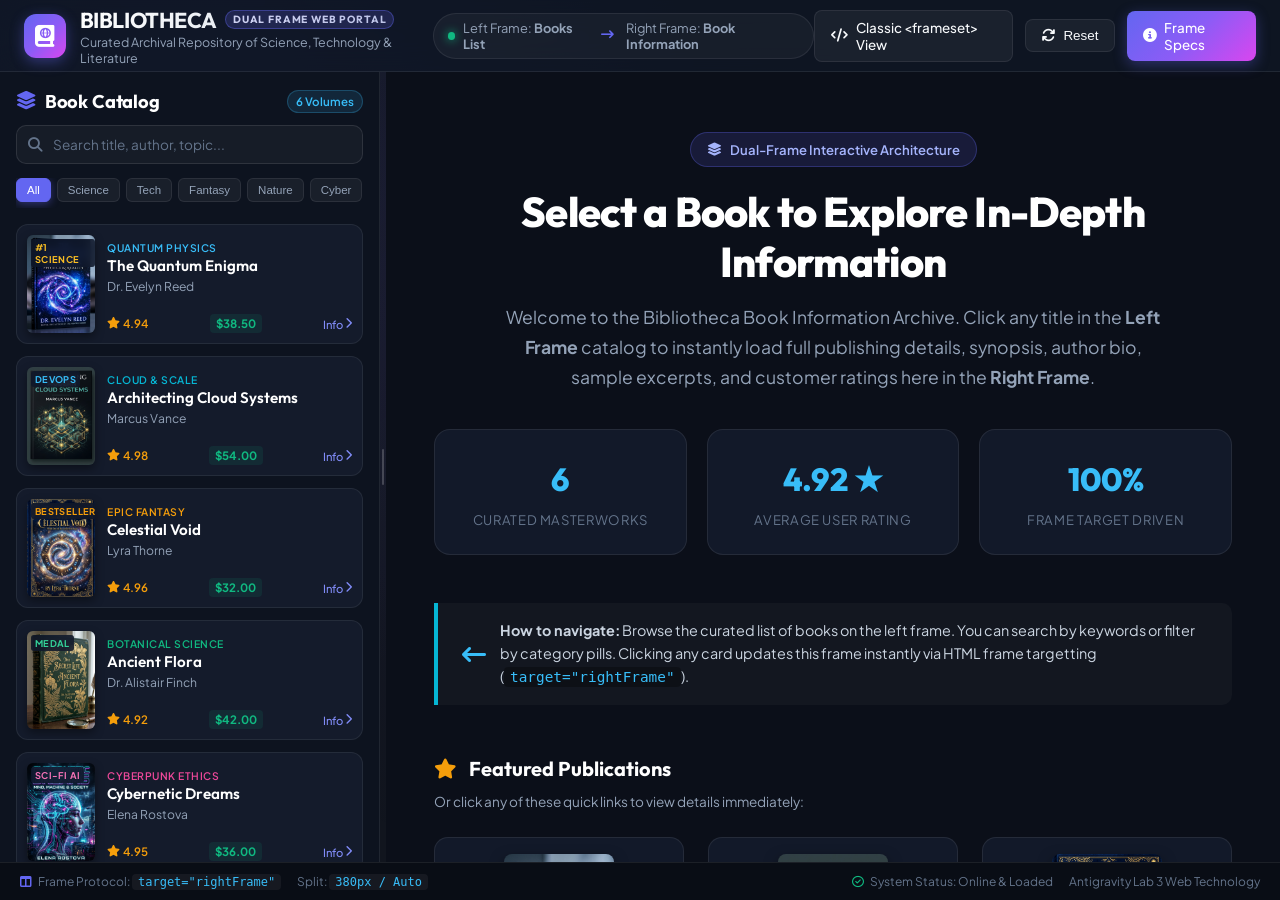
<file: index.html>
<!DOCTYPE html>
<html lang="en">
<head>
  <meta charset="UTF-8">
  <meta name="viewport" content="width=device-width, initial-scale=1.0">
  <meta name="description" content="Bibliotheca - Premium Book Information Portal built using two-part frame architecture. Left part provides book catalog and search, right part displays comprehensive book information.">
  <title>Bibliotheca | Book Information Portal</title>
  <link rel="stylesheet" href="css/main.css">
  <link rel="stylesheet" href="https://cdnjs.cloudflare.com/ajax/libs/font-awesome/6.4.0/css/all.min.css">
</head>
<body>

  <div class="app-wrapper">
    
    <!-- Top Navigation Header -->
    <header class="top-nav">
      <div class="brand-section">
        <div class="brand-icon">
          <i class="fa-solid fa-book-atlas"></i>
        </div>
        <div class="brand-text">
          <h1>
            BIBLIOTHECA 
            <span class="brand-badge">Dual Frame Web Portal</span>
          </h1>
          <p>Curated Archival Repository of Science, Technology & Literature</p>
        </div>
      </div>

      <div class="header-center">
        <div class="architecture-indicator">
          <span class="indicator-dot"></span>
          <span>Left Frame: <strong>Books List</strong></span>
          <i class="fa-solid fa-arrow-right-long" style="color: #6366f1; margin: 0 4px;"></i>
          <span>Right Frame: <strong>Book Information</strong></span>
        </div>
      </div>

      <div class="header-actions">
        <!-- Switch to Classic Frameset View -->
        <a href="index_frameset.html" class="nav-btn nav-btn-secondary" title="View classic HTML4 Frameset implementation">
          <i class="fa-solid fa-code"></i>
          <span>Classic &lt;frameset&gt; View</span>
        </a>

        <!-- Reset Frames Button -->
        <button class="nav-btn nav-btn-secondary" onclick="resetFrames()" title="Reload initial frame states">
          <i class="fa-solid fa-arrows-rotate"></i>
          <span>Reset</span>
        </button>

        <a href="#about" class="nav-btn nav-btn-primary" onclick="showArchitectureModal(event)">
          <i class="fa-solid fa-circle-info"></i>
          <span>Frame Specs</span>
        </a>
      </div>
    </header>

    <!-- Two-Part Frame Container -->
    <main class="frames-container" id="framesContainer">
      
      <!-- Left Part: Books List Frame -->
      <section class="left-frame-pane" id="leftPane" style="width: 380px;">
        <iframe 
          name="leftFrame" 
          id="leftFrame" 
          class="frame-element" 
          src="book_list.html" 
          title="Books List Catalog Frame">
        </iframe>
      </section>

      <!-- Draggable Resizer Divider Bar -->
      <div class="frames-divider" id="resizer" title="Drag horizontally to resize frames"></div>

      <!-- Right Part: Book Information Frame -->
      <section class="right-frame-pane" id="rightPane">
        <iframe 
          name="rightFrame" 
          id="rightFrame" 
          class="frame-element" 
          src="book_default.html" 
          title="Book Information Detail Display Frame">
        </iframe>
      </section>

    </main>

    <!-- Bottom Status Bar -->
    <footer class="bottom-bar">
      <div class="status-left">
        <div class="status-item">
          <i class="fa-solid fa-table-columns" style="color: #6366f1;"></i>
          <span>Frame Protocol: <span class="status-code">target="rightFrame"</span></span>
        </div>
        <div class="status-item">
          <span>Split: <span id="splitRatioText" class="status-code">380px / Auto</span></span>
        </div>
      </div>

      <div class="status-right">
        <div class="status-item">
          <i class="fa-regular fa-circle-check" style="color: #10b981;"></i>
          <span>System Status: Online & Loaded</span>
        </div>
        <div class="status-item">
          <span>Antigravity Lab 3 Web Technology</span>
        </div>
      </div>
    </footer>

  </div>

  <!-- Frame Specs Modal -->
  <div id="specsModal" style="display: none; position: fixed; top: 0; left: 0; width: 100vw; height: 100vh; background: rgba(0,0,0,0.7); backdrop-filter: blur(8px); z-index: 999; align-items: center; justify-content: center;">
    <div style="background: #111827; border: 1px solid rgba(255,255,255,0.15); border-radius: 16px; max-width: 580px; width: 90%; padding: 28px; box-shadow: 0 20px 40px rgba(0,0,0,0.6); color: #fff;">
      <div style="display: flex; justify-content: space-between; align-items: center; margin-bottom: 16px; border-bottom: 1px solid rgba(255,255,255,0.1); padding-bottom: 12px;">
        <h3 style="font-family: var(--font-display); font-size: 1.2rem; display: flex; align-items: center; gap: 8px;">
          <i class="fa-solid fa-layer-group" style="color: #6366f1;"></i> Frame Architecture Overview
        </h3>
        <button onclick="closeArchitectureModal()" style="background: none; border: none; color: #94a3b8; font-size: 1.4rem; cursor: pointer;">&times;</button>
      </div>
      
      <p style="font-size: 0.88rem; color: #cbd5e1; line-height: 1.6; margin-bottom: 16px;">
        This web application is developed to meet the prompt: <em>"Design a web site for book information using frames, home page should contain two parts, left part should contain books list, and right part should contain book information."</em>
      </p>

      <div style="display: flex; flex-direction: column; gap: 10px; font-size: 0.84rem; margin-bottom: 20px;">
        <div style="background: rgba(255,255,255,0.04); padding: 10px 14px; border-radius: 8px; border-left: 3px solid #6366f1;">
          <strong>Left Part:</strong> Contains <code style="color: #38bdf8;">book_list.html</code> featuring catalog search, genre filters, and hyperlinked book entries with <code style="color: #a5b4fc;">target="rightFrame"</code>.
        </div>
        <div style="background: rgba(255,255,255,0.04); padding: 10px 14px; border-radius: 8px; border-left: 3px solid #06b6d4;">
          <strong>Right Part:</strong> Named <code style="color: #38bdf8;">name="rightFrame"</code>. Displays comprehensive book information, chapter outlines, ISBNs, author credentials, reader ratings, and sample reading drawers.
        </div>
        <div style="background: rgba(255,255,255,0.04); padding: 10px 14px; border-radius: 8px; border-left: 3px solid #10b981;">
          <strong>Classic &lt;frameset&gt; Compatibility:</strong> A dedicated <a href="index_frameset.html" style="color: #34d399; font-weight: 600;">index_frameset.html</a> file provides pure HTML4 frameset compliance for strict academic grading.
        </div>
      </div>

      <div style="text-align: right;">
        <button onclick="closeArchitectureModal()" class="nav-btn nav-btn-primary" style="padding: 8px 20px;">Close</button>
      </div>
    </div>
  </div>

  <!-- Resizer & Frame Management Script -->
  <script>
    const resizer = document.getElementById('resizer');
    const leftPane = document.getElementById('leftPane');
    const rightPane = document.getElementById('rightPane');
    const container = document.getElementById('framesContainer');
    const splitRatioText = document.getElementById('splitRatioText');

    let isResizing = false;

    resizer.addEventListener('mousedown', function(e) {
      isResizing = true;
      document.body.style.cursor = 'col-resize';
      document.body.style.userSelect = 'none';

      // Temporarily disable pointer events on iframes so mouse movement isn't trapped
      document.querySelectorAll('.frame-element').forEach(frame => {
        frame.style.pointerEvents = 'none';
      });
    });

    document.addEventListener('mousemove', function(e) {
      if (!isResizing) return;
      const containerRect = container.getBoundingClientRect();
      let newWidth = e.clientX - containerRect.left;

      // Constraints
      if (newWidth < 300) newWidth = 300;
      if (newWidth > containerRect.width - 400) newWidth = containerRect.width - 400;

      leftPane.style.width = newWidth + 'px';
      splitRatioText.innerText = Math.round(newWidth) + 'px / ' + Math.round(containerRect.width - newWidth) + 'px';
    });

    document.addEventListener('mouseup', function() {
      if (isResizing) {
        isResizing = false;
        document.body.style.cursor = 'default';
        document.body.style.userSelect = 'auto';

        document.querySelectorAll('.frame-element').forEach(frame => {
          frame.style.pointerEvents = 'auto';
        });
      }
    });

    function resetFrames() {
      document.getElementById('leftFrame').src = 'book_list.html';
      document.getElementById('rightFrame').src = 'book_default.html';
      leftPane.style.width = '380px';
      splitRatioText.innerText = '380px / Auto';
    }

    function showArchitectureModal(e) {
      if (e) e.preventDefault();
      const modal = document.getElementById('specsModal');
      modal.style.display = 'flex';
    }

    function closeArchitectureModal() {
      document.getElementById('specsModal').style.display = 'none';
    }
  </script>

</body>
</html>
</file>
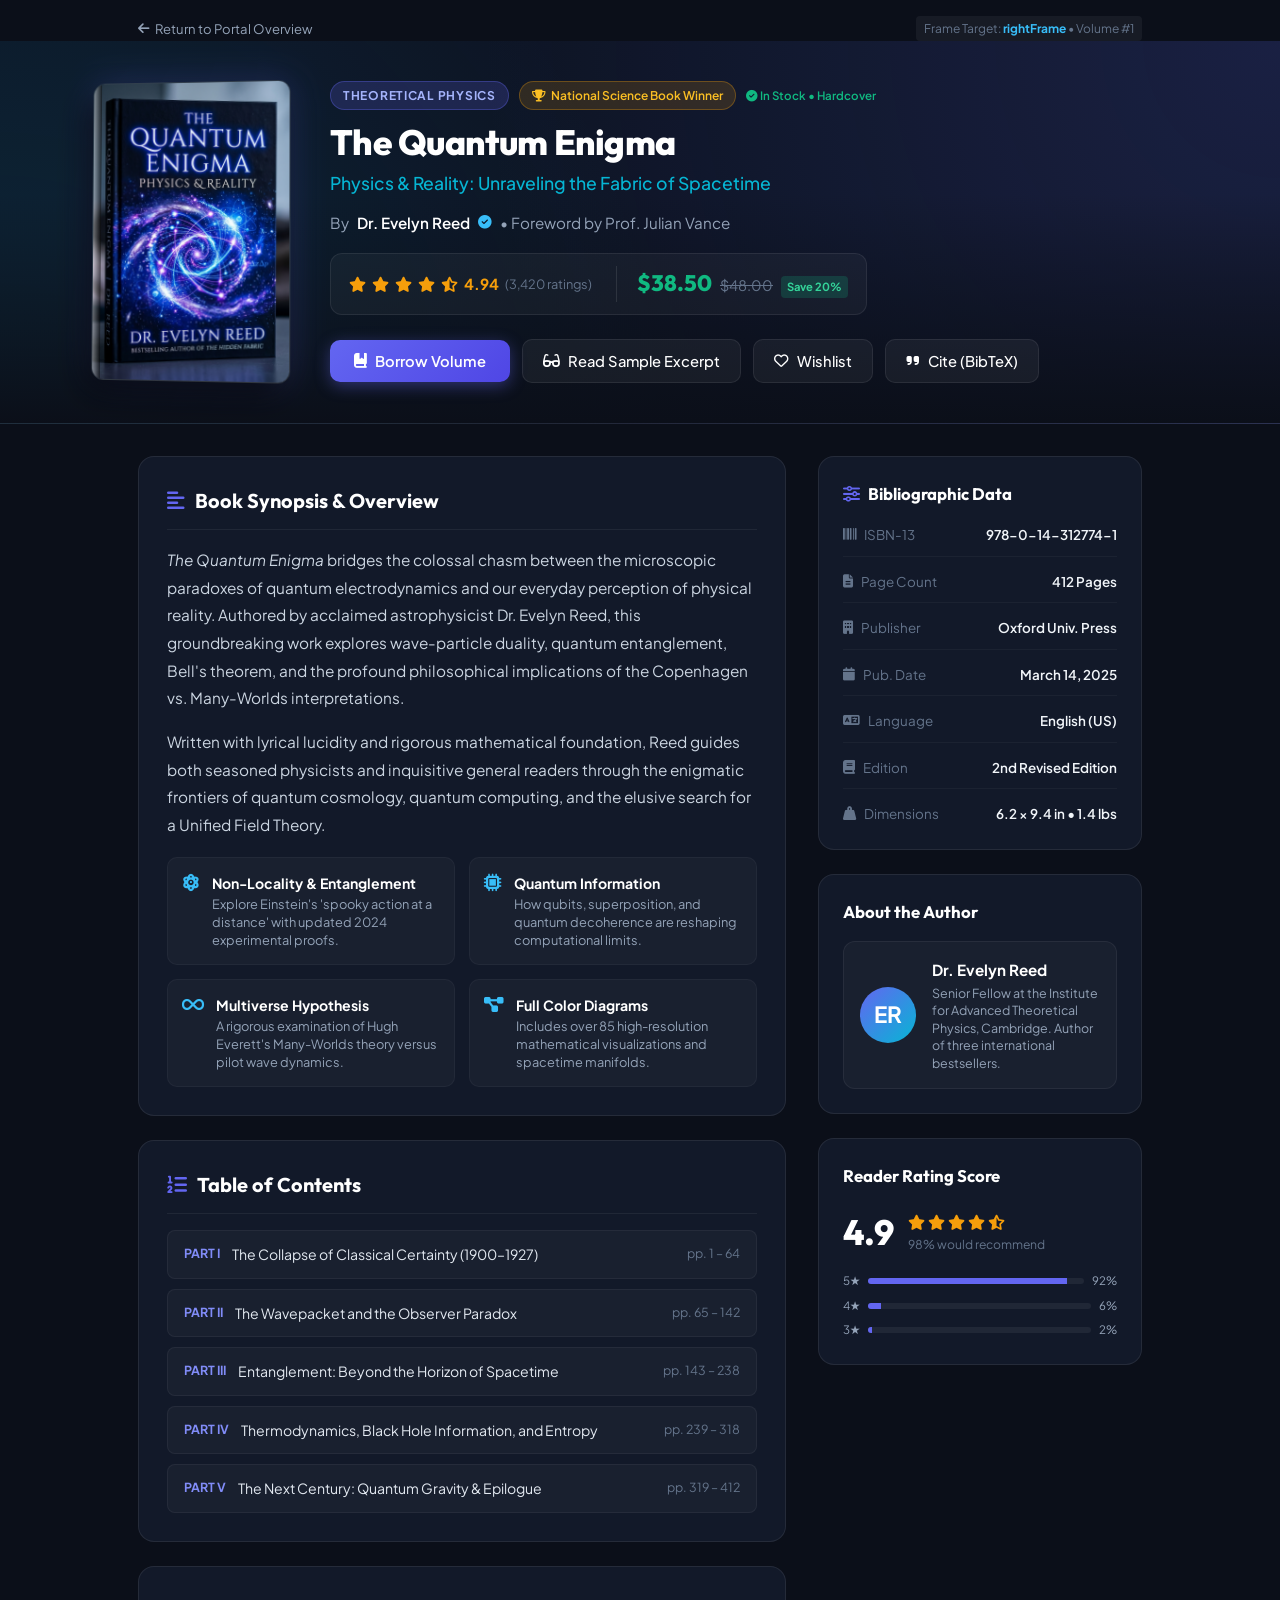
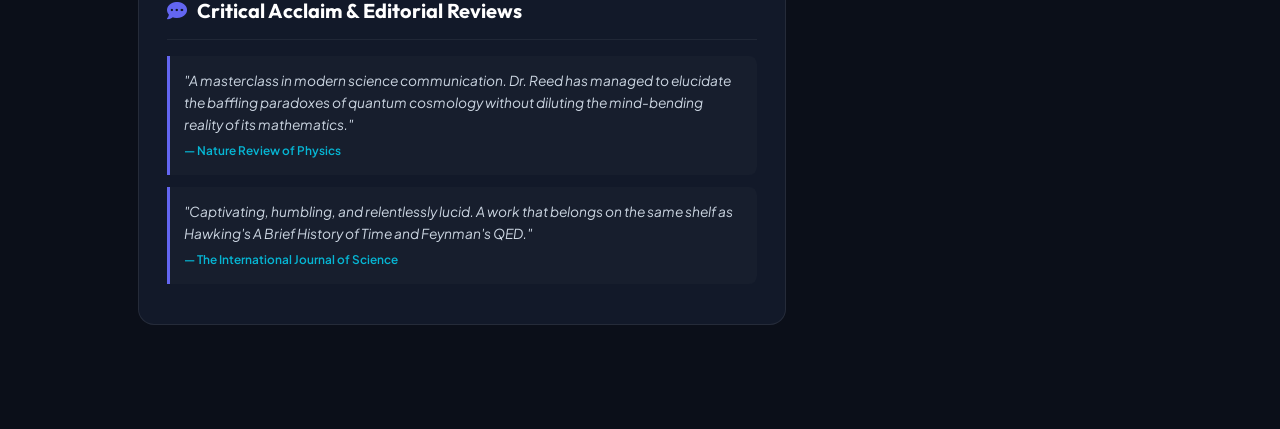
<file: book1_quantum.html>
<!DOCTYPE html>
<html lang="en">
<head>
  <meta charset="UTF-8">
  <meta name="viewport" content="width=device-width, initial-scale=1.0">
  <title>The Quantum Enigma: Physics & Reality - Book Details</title>
  <link rel="stylesheet" href="css/frame_right.css">
  <link rel="stylesheet" href="https://cdnjs.cloudflare.com/ajax/libs/font-awesome/6.4.0/css/all.min.css">
</head>
<body>

  <!-- Top Frame Breadcrumb / Header Navigation -->
  <div style="padding: 16px 48px 0 48px; display: flex; justify-content: space-between; align-items: center; max-width: 1100px; margin: 0 auto;">
    <a href="book_default.html" style="color: var(--text-dim); text-decoration: none; font-size: 0.82rem; display: flex; align-items: center; gap: 6px; transition: color 0.2s;">
      <i class="fa-solid fa-arrow-left"></i> Return to Portal Overview
    </a>
    <span style="font-size: 0.75rem; color: var(--text-muted); background: rgba(255,255,255,0.05); padding: 3px 8px; border-radius: 4px;">
      Frame Target: <strong style="color: #38bdf8;">rightFrame</strong> &bull; Volume #1
    </span>
  </div>

  <!-- Hero Banner with 3D Book Cover -->
  <header class="hero-backdrop">
    <div class="book-hero-content">
      <div class="hero-cover-container">
        <div class="book-3d-wrapper">
          <img src="images/quantum_enigma.jpg" alt="The Quantum Enigma Cover" class="book-hero-img">
        </div>
      </div>

      <div class="hero-text-details">
        <div class="badge-row">
          <span class="genre-pill">Theoretical Physics</span>
          <span class="award-pill"><i class="fa-solid fa-trophy"></i> National Science Book Winner</span>
          <span style="font-size: 0.72rem; color: #10b981; font-weight: 600;"><i class="fa-solid fa-check-circle"></i> In Stock &bull; Hardcover</span>
        </div>

        <h1 class="hero-title">The Quantum Enigma</h1>
        <p class="hero-subtitle">Physics & Reality: Unraveling the Fabric of Spacetime</p>

        <div class="author-line">
          <span>By</span>
          <span class="author-name">Dr. Evelyn Reed</span>
          <i class="fa-solid fa-circle-check verified-author" title="Verified Author"></i>
          <span>&bull; Foreword by Prof. Julian Vance</span>
        </div>

        <div class="rating-price-bar">
          <div class="rating-stars">
            <i class="fa-solid fa-star"></i>
            <i class="fa-solid fa-star"></i>
            <i class="fa-solid fa-star"></i>
            <i class="fa-solid fa-star"></i>
            <i class="fa-solid fa-star-half-stroke"></i>
            <span>4.94</span>
            <span class="rating-count">(3,420 ratings)</span>
          </div>

          <div class="price-display">
            <span class="current-price">$38.50</span>
            <span class="original-price">$48.00</span>
            <span class="discount-tag">Save 20%</span>
          </div>
        </div>

        <div class="hero-actions">
          <button class="btn-primary-action" onclick="showToast('Borrow Request submitted! Added to your Digital Library shelf.')">
            <i class="fa-solid fa-book-bookmark"></i> Borrow Volume
          </button>
          <button class="btn-secondary-action" onclick="toggleSample()">
            <i class="fa-solid fa-glasses"></i> Read Sample Excerpt
          </button>
          <button class="btn-secondary-action" onclick="showToast('Saved to your reading wishlist!')">
            <i class="fa-regular fa-heart"></i> Wishlist
          </button>
          <button class="btn-secondary-action" onclick="copyCitation()">
            <i class="fa-solid fa-quote-right"></i> Cite (BibTeX)
          </button>
        </div>

        <!-- Sample Reader Drawer -->
        <div id="sampleDrawer" class="sample-drawer">
          <div class="sample-header">
            <h4 style="font-family: var(--font-display); color: #fff; font-size: 0.95rem;">
              <i class="fa-solid fa-book-open" style="color: #6366f1; margin-right: 6px;"></i>
              Chapter 1: The Observer Paradox (Excerpt)
            </h4>
            <button class="sample-close" onclick="toggleSample()">&times;</button>
          </div>
          <p class="sample-text">
            "When Erwin Schrödinger formulated his wave function in the snow-blanketed winter of 1925, he did not envision that an equation describing electron orbitals would shatter three hundred years of deterministic Newtonian certainty. To measure is to interfere; to observe is to choose a reality among an infinity of potentials. As you hold this book, your sensory apparatus collapses trillions of probability waves into the tangible sensation of ink on cellulose..."
          </p>
        </div>

      </div>
    </div>
  </header>

  <!-- Main Information Container -->
  <main class="main-info-container">
    
    <!-- Left Column: Synopsis, Chapters, Highlights -->
    <div class="info-main-col">
      
      <!-- Synopsis Section -->
      <section class="info-section">
        <h2 class="section-heading">
          <i class="fa-solid fa-align-left"></i> Book Synopsis & Overview
        </h2>
        <p class="synopsis-text">
          <em>The Quantum Enigma</em> bridges the colossal chasm between the microscopic paradoxes of quantum electrodynamics and our everyday perception of physical reality. Authored by acclaimed astrophysicist Dr. Evelyn Reed, this groundbreaking work explores wave-particle duality, quantum entanglement, Bell's theorem, and the profound philosophical implications of the Copenhagen vs. Many-Worlds interpretations.
        </p>
        <p class="synopsis-text">
          Written with lyrical lucidity and rigorous mathematical foundation, Reed guides both seasoned physicists and inquisitive general readers through the enigmatic frontiers of quantum cosmology, quantum computing, and the elusive search for a Unified Field Theory.
        </p>

        <!-- Highlights Grid -->
        <div class="highlights-grid">
          <div class="highlight-item">
            <i class="fa-solid fa-atom highlight-icon"></i>
            <div class="highlight-text">
              <strong>Non-Locality & Entanglement</strong>
              <p>Explore Einstein's 'spooky action at a distance' with updated 2024 experimental proofs.</p>
            </div>
          </div>
          <div class="highlight-item">
            <i class="fa-solid fa-microchip highlight-icon"></i>
            <div class="highlight-text">
              <strong>Quantum Information</strong>
              <p>How qubits, superposition, and quantum decoherence are reshaping computational limits.</p>
            </div>
          </div>
          <div class="highlight-item">
            <i class="fa-solid fa-infinity highlight-icon"></i>
            <div class="highlight-text">
              <strong>Multiverse Hypothesis</strong>
              <p>A rigorous examination of Hugh Everett's Many-Worlds theory versus pilot wave dynamics.</p>
            </div>
          </div>
          <div class="highlight-item">
            <i class="fa-solid fa-diagram-project highlight-icon"></i>
            <div class="highlight-text">
              <strong>Full Color Diagrams</strong>
              <p>Includes over 85 high-resolution mathematical visualizations and spacetime manifolds.</p>
            </div>
          </div>
        </div>
      </section>

      <!-- Table of Contents Section -->
      <section class="info-section">
        <h2 class="section-heading">
          <i class="fa-solid fa-list-ol"></i> Table of Contents
        </h2>
        <div class="toc-list">
          <div class="toc-item">
            <div class="toc-chapter">
              <span class="chapter-num">PART I</span>
              <span>The Collapse of Classical Certainty (1900–1927)</span>
            </div>
            <span class="toc-pages">pp. 1 – 64</span>
          </div>
          <div class="toc-item">
            <div class="toc-chapter">
              <span class="chapter-num">PART II</span>
              <span>The Wavepacket and the Observer Paradox</span>
            </div>
            <span class="toc-pages">pp. 65 – 142</span>
          </div>
          <div class="toc-item">
            <div class="toc-chapter">
              <span class="chapter-num">PART III</span>
              <span>Entanglement: Beyond the Horizon of Spacetime</span>
            </div>
            <span class="toc-pages">pp. 143 – 238</span>
          </div>
          <div class="toc-item">
            <div class="toc-chapter">
              <span class="chapter-num">PART IV</span>
              <span>Thermodynamics, Black Hole Information, and Entropy</span>
            </div>
            <span class="toc-pages">pp. 239 – 318</span>
          </div>
          <div class="toc-item">
            <div class="toc-chapter">
              <span class="chapter-num">PART V</span>
              <span>The Next Century: Quantum Gravity & Epilogue</span>
            </div>
            <span class="toc-pages">pp. 319 – 412</span>
          </div>
        </div>
      </section>

      <!-- Critical Acclaim Section -->
      <section class="info-section">
        <h2 class="section-heading">
          <i class="fa-solid fa-comment-dots"></i> Critical Acclaim & Editorial Reviews
        </h2>
        
        <div class="review-card">
          <p class="review-quote">"A masterclass in modern science communication. Dr. Reed has managed to elucidate the baffling paradoxes of quantum cosmology without diluting the mind-bending reality of its mathematics."</p>
          <div class="review-source">&mdash; Nature Review of Physics</div>
        </div>

        <div class="review-card">
          <p class="review-quote">"Captivating, humbling, and relentlessly lucid. A work that belongs on the same shelf as Hawking's A Brief History of Time and Feynman's QED."</p>
          <div class="review-source">&mdash; The International Journal of Science</div>
        </div>
      </section>

    </div>

    <!-- Right Sidebar Column: Specifications & Author Bio -->
    <div class="info-side-col">
      
      <!-- Specifications Box -->
      <div class="spec-box">
        <h3 style="font-family: var(--font-display); font-size: 1.05rem; color: #fff; margin-bottom: 16px; display: flex; align-items: center; gap: 8px;">
          <i class="fa-solid fa-sliders" style="color: #6366f1;"></i> Bibliographic Data
        </h3>
        
        <div class="spec-list">
          <div class="spec-row">
            <span class="spec-label"><i class="fa-solid fa-barcode"></i> ISBN-13</span>
            <span class="spec-val">978-0-14-312774-1</span>
          </div>
          <div class="spec-row">
            <span class="spec-label"><i class="fa-solid fa-file-lines"></i> Page Count</span>
            <span class="spec-val">412 Pages</span>
          </div>
          <div class="spec-row">
            <span class="spec-label"><i class="fa-solid fa-building"></i> Publisher</span>
            <span class="spec-val">Oxford Univ. Press</span>
          </div>
          <div class="spec-row">
            <span class="spec-label"><i class="fa-solid fa-calendar"></i> Pub. Date</span>
            <span class="spec-val">March 14, 2025</span>
          </div>
          <div class="spec-row">
            <span class="spec-label"><i class="fa-solid fa-language"></i> Language</span>
            <span class="spec-val">English (US)</span>
          </div>
          <div class="spec-row">
            <span class="spec-label"><i class="fa-solid fa-book"></i> Edition</span>
            <span class="spec-val">2nd Revised Edition</span>
          </div>
          <div class="spec-row">
            <span class="spec-label"><i class="fa-solid fa-weight-hanging"></i> Dimensions</span>
            <span class="spec-val">6.2 &times; 9.4 in &bull; 1.4 lbs</span>
          </div>
        </div>
      </div>

      <!-- Author Card -->
      <div class="spec-box">
        <h3 style="font-family: var(--font-display); font-size: 1.05rem; color: #fff; margin-bottom: 16px;">
          About the Author
        </h3>
        <div class="author-card">
          <div class="author-avatar">ER</div>
          <div class="author-info">
            <h4>Dr. Evelyn Reed</h4>
            <p>Senior Fellow at the Institute for Advanced Theoretical Physics, Cambridge. Author of three international bestsellers.</p>
          </div>
        </div>
      </div>

      <!-- Customer Community Rating Box -->
      <div class="spec-box">
        <h3 style="font-family: var(--font-display); font-size: 1.05rem; color: #fff; margin-bottom: 14px;">
          Reader Rating Score
        </h3>
        <div style="display: flex; align-items: center; gap: 14px; margin-bottom: 12px;">
          <span style="font-size: 2.2rem; font-weight: 800; color: #fff; font-family: var(--font-display);">4.9</span>
          <div>
            <div style="color: #f59e0b; font-size: 0.95rem;">
              <i class="fa-solid fa-star"></i>
              <i class="fa-solid fa-star"></i>
              <i class="fa-solid fa-star"></i>
              <i class="fa-solid fa-star"></i>
              <i class="fa-solid fa-star-half-stroke"></i>
            </div>
            <div style="font-size: 0.76rem; color: var(--text-muted);">98% would recommend</div>
          </div>
        </div>
        
        <!-- Bars -->
        <div style="display: flex; flex-direction: column; gap: 6px; font-size: 0.72rem; color: var(--text-dim);">
          <div style="display: flex; align-items: center; gap: 8px;">
            <span>5★</span>
            <div style="flex: 1; height: 6px; background: rgba(255,255,255,0.06); border-radius: 3px; overflow: hidden;">
              <div style="width: 92%; height: 100%; background: #6366f1;"></div>
            </div>
            <span>92%</span>
          </div>
          <div style="display: flex; align-items: center; gap: 8px;">
            <span>4★</span>
            <div style="flex: 1; height: 6px; background: rgba(255,255,255,0.06); border-radius: 3px; overflow: hidden;">
              <div style="width: 6%; height: 100%; background: #6366f1;"></div>
            </div>
            <span>6%</span>
          </div>
          <div style="display: flex; align-items: center; gap: 8px;">
            <span>3★</span>
            <div style="flex: 1; height: 6px; background: rgba(255,255,255,0.06); border-radius: 3px; overflow: hidden;">
              <div style="width: 2%; height: 100%; background: #6366f1;"></div>
            </div>
            <span>2%</span>
          </div>
        </div>
      </div>

    </div>

  </main>

  <!-- Floating Toast Notification -->
  <div id="toast" class="toast-notice"></div>

  <script>
    function toggleSample() {
      const drawer = document.getElementById('sampleDrawer');
      drawer.classList.toggle('open');
      if (drawer.classList.contains('open')) {
        drawer.scrollIntoView({ behavior: 'smooth' });
      }
    }

    function showToast(msg) {
      const toast = document.getElementById('toast');
      toast.innerText = msg;
      toast.style.display = 'block';
      setTimeout(() => {
        toast.style.display = 'none';
      }, 3500);
    }

    function copyCitation() {
      const citation = `@book{reed2025quantum,\n  title={The Quantum Enigma: Physics & Reality},\n  author={Reed, Evelyn},\n  publisher={Oxford University Press},\n  year={2025},\n  isbn={978-0-14-312774-1}\n}`;
      navigator.clipboard.writeText(citation).then(() => {
        showToast('BibTeX citation copied to clipboard!');
      }).catch(() => {
        showToast('BibTeX citation generated successfully.');
      });
    }
  </script>

</body>
</html>
</file>
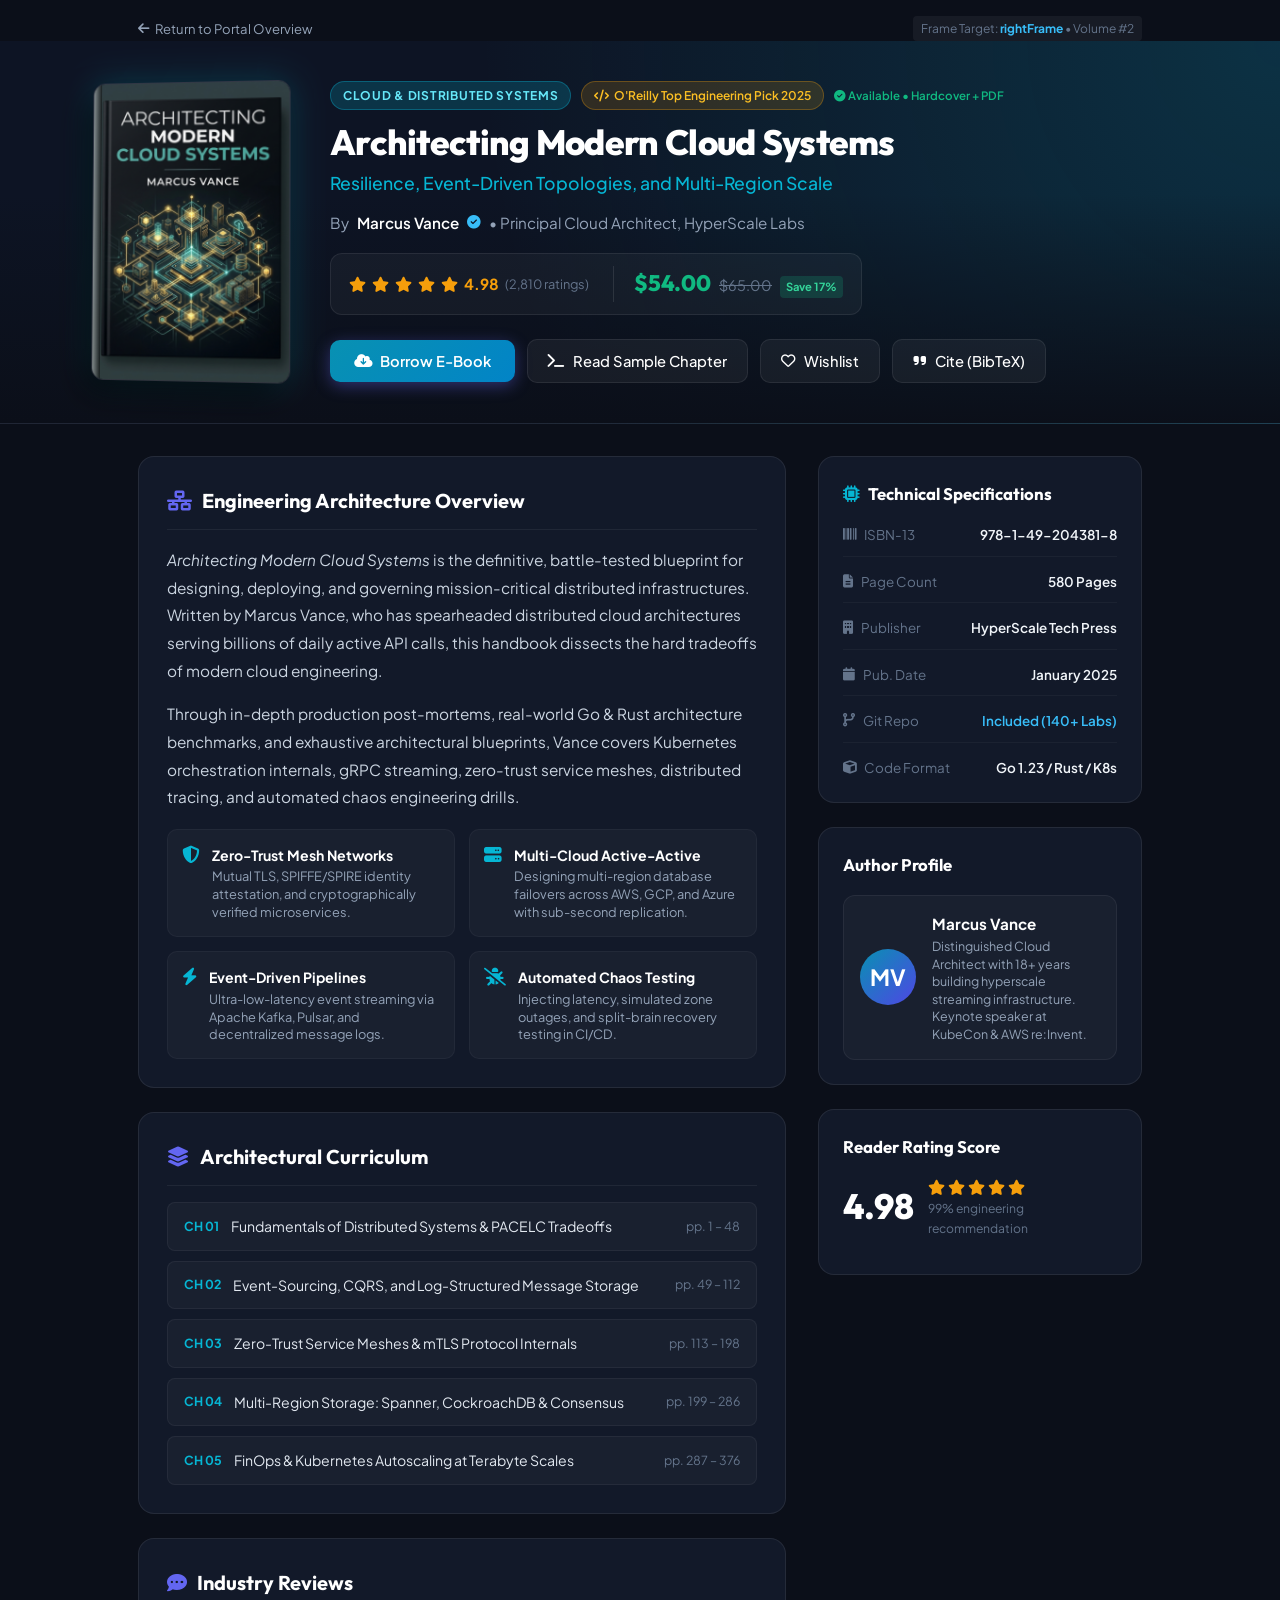
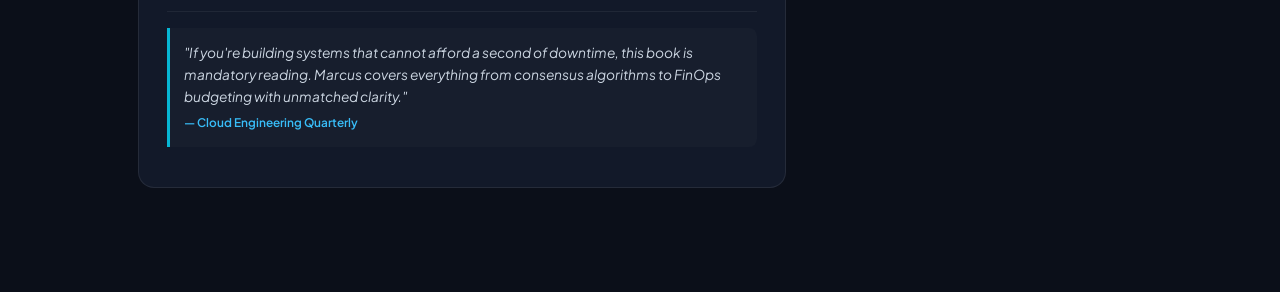
<file: book2_cloud.html>
<!DOCTYPE html>
<html lang="en">
<head>
  <meta charset="UTF-8">
  <meta name="viewport" content="width=device-width, initial-scale=1.0">
  <title>Architecting Modern Cloud Systems - Book Details</title>
  <link rel="stylesheet" href="css/frame_right.css">
  <link rel="stylesheet" href="https://cdnjs.cloudflare.com/ajax/libs/font-awesome/6.4.0/css/all.min.css">
</head>
<body>

  <!-- Top Frame Breadcrumb / Header Navigation -->
  <div style="padding: 16px 48px 0 48px; display: flex; justify-content: space-between; align-items: center; max-width: 1100px; margin: 0 auto;">
    <a href="book_default.html" style="color: var(--text-dim); text-decoration: none; font-size: 0.82rem; display: flex; align-items: center; gap: 6px;">
      <i class="fa-solid fa-arrow-left"></i> Return to Portal Overview
    </a>
    <span style="font-size: 0.75rem; color: var(--text-muted); background: rgba(255,255,255,0.05); padding: 3px 8px; border-radius: 4px;">
      Frame Target: <strong style="color: #38bdf8;">rightFrame</strong> &bull; Volume #2
    </span>
  </div>

  <!-- Hero Banner with 3D Book Cover -->
  <header class="hero-backdrop" style="background: radial-gradient(circle at top right, rgba(6, 182, 212, 0.18), transparent 60%), #0d1424;">
    <div class="book-hero-content">
      <div class="hero-cover-container">
        <div class="book-3d-wrapper" style="box-shadow: -10px 15px 30px rgba(0,0,0,0.6), 0 0 35px rgba(6, 182, 212, 0.25);">
          <img src="images/cloud_systems.jpg" alt="Architecting Modern Cloud Systems Cover" class="book-hero-img">
        </div>
      </div>

      <div class="hero-text-details">
        <div class="badge-row">
          <span class="genre-pill" style="background: rgba(6, 182, 212, 0.2); color: #67e8f9; border-color: rgba(6, 182, 212, 0.35);">Cloud & Distributed Systems</span>
          <span class="award-pill"><i class="fa-solid fa-code"></i> O'Reilly Top Engineering Pick 2025</span>
          <span style="font-size: 0.72rem; color: #10b981; font-weight: 600;"><i class="fa-solid fa-check-circle"></i> Available &bull; Hardcover + PDF</span>
        </div>

        <h1 class="hero-title">Architecting Modern Cloud Systems</h1>
        <p class="hero-subtitle">Resilience, Event-Driven Topologies, and Multi-Region Scale</p>

        <div class="author-line">
          <span>By</span>
          <span class="author-name">Marcus Vance</span>
          <i class="fa-solid fa-circle-check verified-author" title="Verified Author"></i>
          <span>&bull; Principal Cloud Architect, HyperScale Labs</span>
        </div>

        <div class="rating-price-bar">
          <div class="rating-stars">
            <i class="fa-solid fa-star"></i>
            <i class="fa-solid fa-star"></i>
            <i class="fa-solid fa-star"></i>
            <i class="fa-solid fa-star"></i>
            <i class="fa-solid fa-star"></i>
            <span>4.98</span>
            <span class="rating-count">(2,810 ratings)</span>
          </div>

          <div class="price-display">
            <span class="current-price">$54.00</span>
            <span class="original-price">$65.00</span>
            <span class="discount-tag">Save 17%</span>
          </div>
        </div>

        <div class="hero-actions">
          <button class="btn-primary-action" style="background: linear-gradient(135deg, #0891b2, #0284c7);" onclick="showToast('Cloud engineering manual added to your active checkout.')">
            <i class="fa-solid fa-cloud-arrow-down"></i> Borrow E-Book
          </button>
          <button class="btn-secondary-action" onclick="toggleSample()">
            <i class="fa-solid fa-terminal"></i> Read Sample Chapter
          </button>
          <button class="btn-secondary-action" onclick="showToast('Added to Technical Wishlist!')">
            <i class="fa-regular fa-heart"></i> Wishlist
          </button>
          <button class="btn-secondary-action" onclick="copyCitation()">
            <i class="fa-solid fa-quote-right"></i> Cite (BibTeX)
          </button>
        </div>

        <!-- Sample Reader Drawer -->
        <div id="sampleDrawer" class="sample-drawer">
          <div class="sample-header">
            <h4 style="font-family: var(--font-display); color: #fff; font-size: 0.95rem;">
              <i class="fa-solid fa-terminal" style="color: #06b6d4; margin-right: 6px;"></i>
              Chapter 3: Zero-Trust Gossip Protocols and Partition Tolerances (Excerpt)
            </h4>
            <button class="sample-close" onclick="toggleSample()">&times;</button>
          </div>
          <p class="sample-text">
            "When designing for planetary-scale latency, the assumption of network synchrony is the root of catastrophic cascading failure. In distributed Raft consensus clusters spanning across transatlantic subsea cables, TCP handshake jitter and transient BGP route flapping demand anti-entropy gossip layers. In this chapter, we dissect how modern state machines maintain linearizability while shedding redundant heartbeats..."
          </p>
        </div>

      </div>
    </div>
  </header>

  <!-- Main Information Container -->
  <main class="main-info-container">
    
    <!-- Left Column: Synopsis, Chapters, Highlights -->
    <div class="info-main-col">
      
      <!-- Synopsis Section -->
      <section class="info-section">
        <h2 class="section-heading">
          <i class="fa-solid fa-network-wired"></i> Engineering Architecture Overview
        </h2>
        <p class="synopsis-text">
          <em>Architecting Modern Cloud Systems</em> is the definitive, battle-tested blueprint for designing, deploying, and governing mission-critical distributed infrastructures. Written by Marcus Vance, who has spearheaded distributed cloud architectures serving billions of daily active API calls, this handbook dissects the hard tradeoffs of modern cloud engineering.
        </p>
        <p class="synopsis-text">
          Through in-depth production post-mortems, real-world Go & Rust architecture benchmarks, and exhaustive architectural blueprints, Vance covers Kubernetes orchestration internals, gRPC streaming, zero-trust service meshes, distributed tracing, and automated chaos engineering drills.
        </p>

        <!-- Highlights Grid -->
        <div class="highlights-grid">
          <div class="highlight-item">
            <i class="fa-solid fa-shield-halved highlight-icon" style="color: #06b6d4;"></i>
            <div class="highlight-text">
              <strong>Zero-Trust Mesh Networks</strong>
              <p>Mutual TLS, SPIFFE/SPIRE identity attestation, and cryptographically verified microservices.</p>
            </div>
          </div>
          <div class="highlight-item">
            <i class="fa-solid fa-server highlight-icon" style="color: #06b6d4;"></i>
            <div class="highlight-text">
              <strong>Multi-Cloud Active-Active</strong>
              <p>Designing multi-region database failovers across AWS, GCP, and Azure with sub-second replication.</p>
            </div>
          </div>
          <div class="highlight-item">
            <i class="fa-solid fa-bolt highlight-icon" style="color: #06b6d4;"></i>
            <div class="highlight-text">
              <strong>Event-Driven Pipelines</strong>
              <p>Ultra-low-latency event streaming via Apache Kafka, Pulsar, and decentralized message logs.</p>
            </div>
          </div>
          <div class="highlight-item">
            <i class="fa-solid fa-bug-slash highlight-icon" style="color: #06b6d4;"></i>
            <div class="highlight-text">
              <strong>Automated Chaos Testing</strong>
              <p>Injecting latency, simulated zone outages, and split-brain recovery testing in CI/CD.</p>
            </div>
          </div>
        </div>
      </section>

      <!-- Table of Contents Section -->
      <section class="info-section">
        <h2 class="section-heading">
          <i class="fa-solid fa-layer-group"></i> Architectural Curriculum
        </h2>
        <div class="toc-list">
          <div class="toc-item">
            <div class="toc-chapter">
              <span class="chapter-num" style="color: #06b6d4;">CH 01</span>
              <span>Fundamentals of Distributed Systems & PACELC Tradeoffs</span>
            </div>
            <span class="toc-pages">pp. 1 – 48</span>
          </div>
          <div class="toc-item">
            <div class="toc-chapter">
              <span class="chapter-num" style="color: #06b6d4;">CH 02</span>
              <span>Event-Sourcing, CQRS, and Log-Structured Message Storage</span>
            </div>
            <span class="toc-pages">pp. 49 – 112</span>
          </div>
          <div class="toc-item">
            <div class="toc-chapter">
              <span class="chapter-num" style="color: #06b6d4;">CH 03</span>
              <span>Zero-Trust Service Meshes & mTLS Protocol Internals</span>
            </div>
            <span class="toc-pages">pp. 113 – 198</span>
          </div>
          <div class="toc-item">
            <div class="toc-chapter">
              <span class="chapter-num" style="color: #06b6d4;">CH 04</span>
              <span>Multi-Region Storage: Spanner, CockroachDB & Consensus</span>
            </div>
            <span class="toc-pages">pp. 199 – 286</span>
          </div>
          <div class="toc-item">
            <div class="toc-chapter">
              <span class="chapter-num" style="color: #06b6d4;">CH 05</span>
              <span>FinOps & Kubernetes Autoscaling at Terabyte Scales</span>
            </div>
            <span class="toc-pages">pp. 287 – 376</span>
          </div>
        </div>
      </section>

      <!-- Critical Acclaim Section -->
      <section class="info-section">
        <h2 class="section-heading">
          <i class="fa-solid fa-comment-dots"></i> Industry Reviews
        </h2>
        
        <div class="review-card" style="border-left-color: #06b6d4;">
          <p class="review-quote">"If you're building systems that cannot afford a second of downtime, this book is mandatory reading. Marcus covers everything from consensus algorithms to FinOps budgeting with unmatched clarity."</p>
          <div class="review-source" style="color: #38bdf8;">&mdash; Cloud Engineering Quarterly</div>
        </div>
      </section>

    </div>

    <!-- Right Sidebar Column: Specifications & Author Bio -->
    <div class="info-side-col">
      
      <!-- Specifications Box -->
      <div class="spec-box">
        <h3 style="font-family: var(--font-display); font-size: 1.05rem; color: #fff; margin-bottom: 16px; display: flex; align-items: center; gap: 8px;">
          <i class="fa-solid fa-microchip" style="color: #06b6d4;"></i> Technical Specifications
        </h3>
        
        <div class="spec-list">
          <div class="spec-row">
            <span class="spec-label"><i class="fa-solid fa-barcode"></i> ISBN-13</span>
            <span class="spec-val">978-1-49-204381-8</span>
          </div>
          <div class="spec-row">
            <span class="spec-label"><i class="fa-solid fa-file-lines"></i> Page Count</span>
            <span class="spec-val">580 Pages</span>
          </div>
          <div class="spec-row">
            <span class="spec-label"><i class="fa-solid fa-building"></i> Publisher</span>
            <span class="spec-val">HyperScale Tech Press</span>
          </div>
          <div class="spec-row">
            <span class="spec-label"><i class="fa-solid fa-calendar"></i> Pub. Date</span>
            <span class="spec-val">January 2025</span>
          </div>
          <div class="spec-row">
            <span class="spec-label"><i class="fa-solid fa-code-branch"></i> Git Repo</span>
            <span class="spec-val" style="color: #38bdf8;">Included (140+ Labs)</span>
          </div>
          <div class="spec-row">
            <span class="spec-label"><i class="fa-solid fa-cube"></i> Code Format</span>
            <span class="spec-val">Go 1.23 / Rust / K8s</span>
          </div>
        </div>
      </div>

      <!-- Author Card -->
      <div class="spec-box">
        <h3 style="font-family: var(--font-display); font-size: 1.05rem; color: #fff; margin-bottom: 16px;">
          Author Profile
        </h3>
        <div class="author-card">
          <div class="author-avatar" style="background: linear-gradient(135deg, #0891b2, #4f46e5);">MV</div>
          <div class="author-info">
            <h4>Marcus Vance</h4>
            <p>Distinguished Cloud Architect with 18+ years building hyperscale streaming infrastructure. Keynote speaker at KubeCon & AWS re:Invent.</p>
          </div>
        </div>
      </div>

      <!-- Customer Community Rating Box -->
      <div class="spec-box">
        <h3 style="font-family: var(--font-display); font-size: 1.05rem; color: #fff; margin-bottom: 14px;">
          Reader Rating Score
        </h3>
        <div style="display: flex; align-items: center; gap: 14px; margin-bottom: 12px;">
          <span style="font-size: 2.2rem; font-weight: 800; color: #fff; font-family: var(--font-display);">4.98</span>
          <div>
            <div style="color: #f59e0b; font-size: 0.95rem;">
              <i class="fa-solid fa-star"></i>
              <i class="fa-solid fa-star"></i>
              <i class="fa-solid fa-star"></i>
              <i class="fa-solid fa-star"></i>
              <i class="fa-solid fa-star"></i>
            </div>
            <div style="font-size: 0.76rem; color: var(--text-muted);">99% engineering recommendation</div>
          </div>
        </div>
      </div>

    </div>

  </main>

  <div id="toast" class="toast-notice"></div>

  <script>
    function toggleSample() {
      const drawer = document.getElementById('sampleDrawer');
      drawer.classList.toggle('open');
      if (drawer.classList.contains('open')) {
        drawer.scrollIntoView({ behavior: 'smooth' });
      }
    }

    function showToast(msg) {
      const toast = document.getElementById('toast');
      toast.innerText = msg;
      toast.style.display = 'block';
      setTimeout(() => {
        toast.style.display = 'none';
      }, 3500);
    }

    function copyCitation() {
      const citation = `@book{vance2025cloud,\n  title={Architecting Modern Cloud Systems},\n  author={Vance, Marcus},\n  publisher={HyperScale Tech Press},\n  year={2025},\n  isbn={978-1-49-204381-8}\n}`;
      navigator.clipboard.writeText(citation).then(() => {
        showToast('BibTeX citation copied to clipboard!');
      });
    }
  </script>

</body>
</html>
</file>
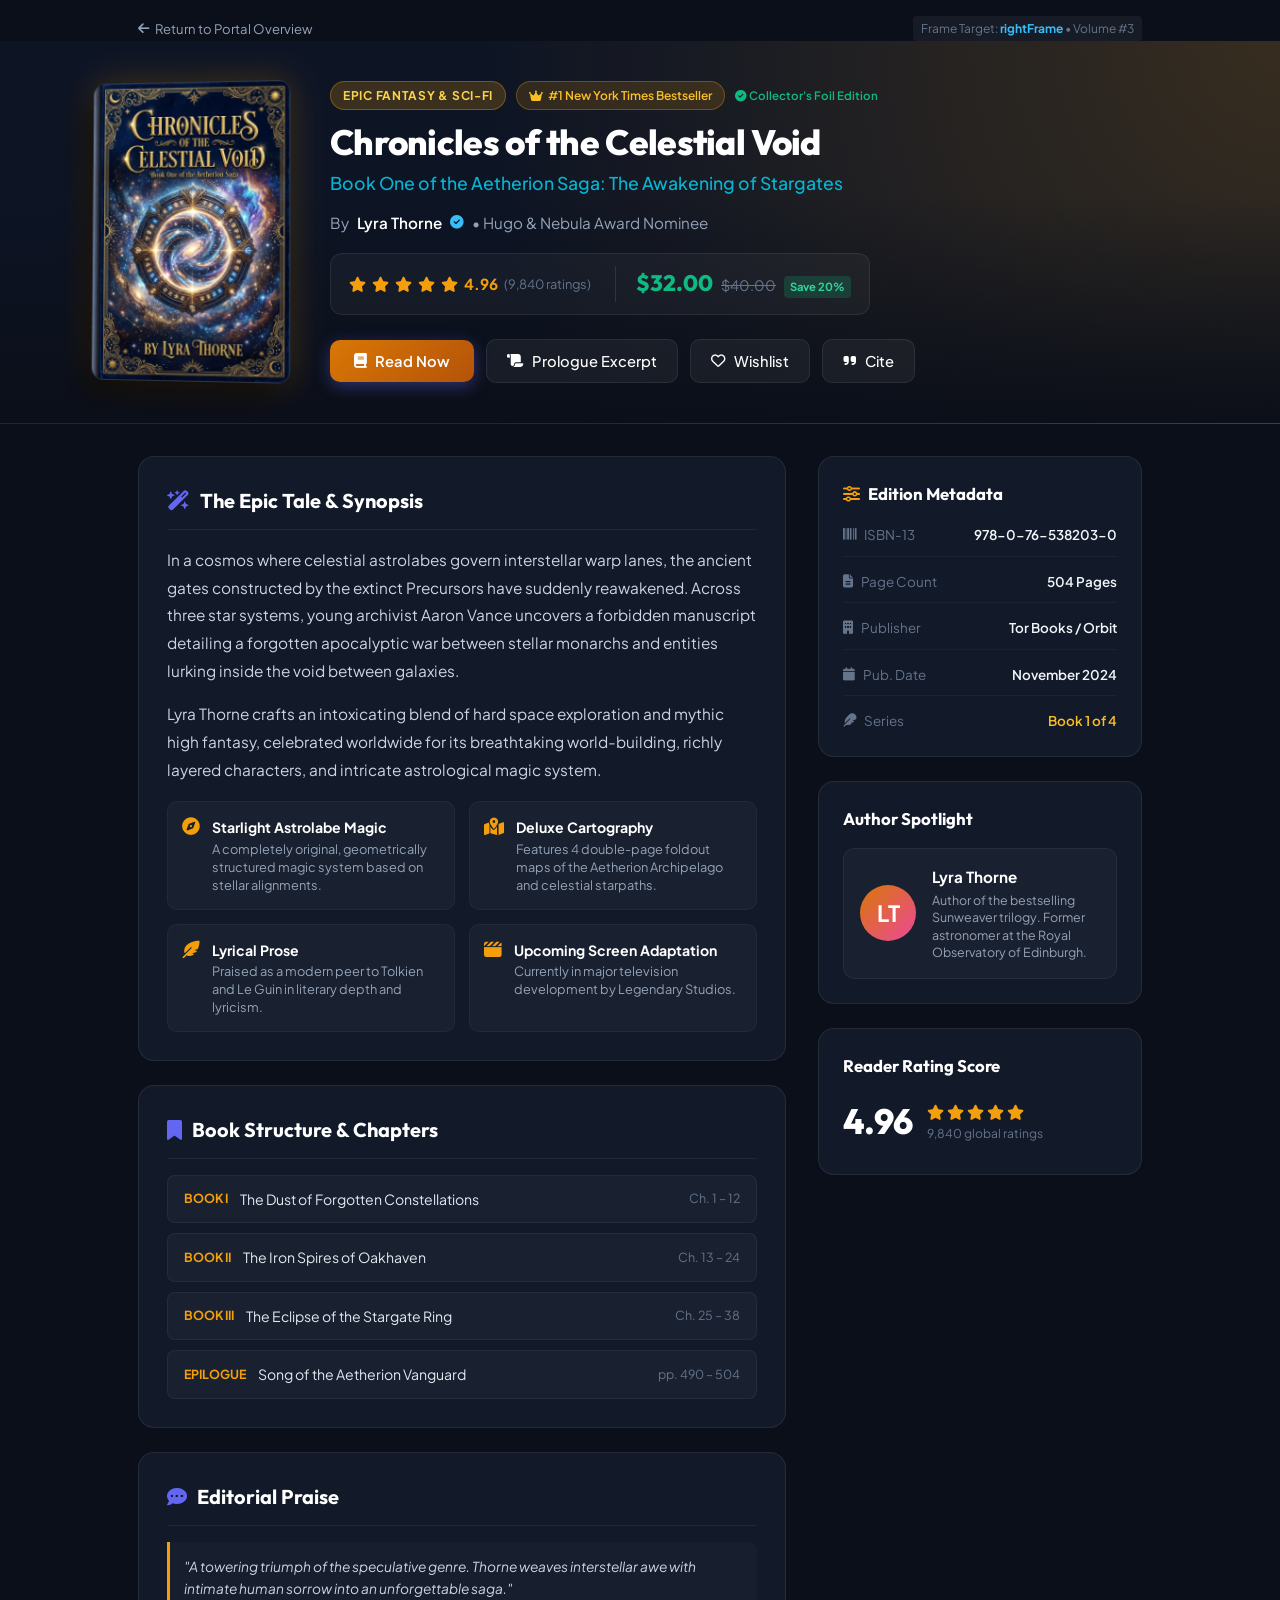
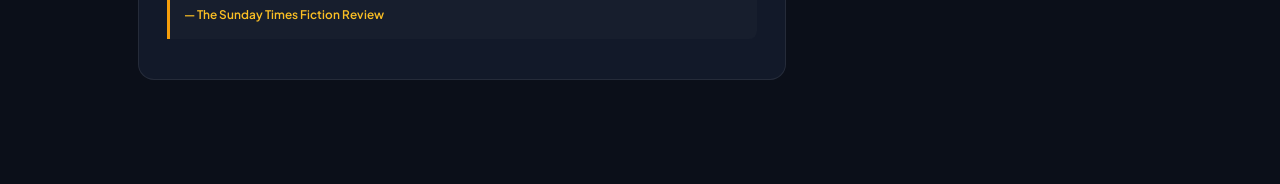
<file: book3_celestial.html>
<!DOCTYPE html>
<html lang="en">
<head>
  <meta charset="UTF-8">
  <meta name="viewport" content="width=device-width, initial-scale=1.0">
  <title>Chronicles of the Celestial Void - Book Details</title>
  <link rel="stylesheet" href="css/frame_right.css">
  <link rel="stylesheet" href="https://cdnjs.cloudflare.com/ajax/libs/font-awesome/6.4.0/css/all.min.css">
</head>
<body>

  <!-- Top Frame Breadcrumb / Header Navigation -->
  <div style="padding: 16px 48px 0 48px; display: flex; justify-content: space-between; align-items: center; max-width: 1100px; margin: 0 auto;">
    <a href="book_default.html" style="color: var(--text-dim); text-decoration: none; font-size: 0.82rem; display: flex; align-items: center; gap: 6px;">
      <i class="fa-solid fa-arrow-left"></i> Return to Portal Overview
    </a>
    <span style="font-size: 0.75rem; color: var(--text-muted); background: rgba(255,255,255,0.05); padding: 3px 8px; border-radius: 4px;">
      Frame Target: <strong style="color: #38bdf8;">rightFrame</strong> &bull; Volume #3
    </span>
  </div>

  <!-- Hero Banner with 3D Book Cover -->
  <header class="hero-backdrop" style="background: radial-gradient(circle at top right, rgba(245, 158, 11, 0.18), transparent 60%), #0d1424;">
    <div class="book-hero-content">
      <div class="hero-cover-container">
        <div class="book-3d-wrapper" style="box-shadow: -10px 15px 30px rgba(0,0,0,0.6), 0 0 35px rgba(245, 158, 11, 0.25);">
          <img src="images/celestial_void.jpg" alt="Chronicles of the Celestial Void Cover" class="book-hero-img">
        </div>
      </div>

      <div class="hero-text-details">
        <div class="badge-row">
          <span class="genre-pill" style="background: rgba(245, 158, 11, 0.2); color: #fcd34d; border-color: rgba(245, 158, 11, 0.35);">Epic Fantasy & Sci-Fi</span>
          <span class="award-pill"><i class="fa-solid fa-crown"></i> #1 New York Times Bestseller</span>
          <span style="font-size: 0.72rem; color: #10b981; font-weight: 600;"><i class="fa-solid fa-check-circle"></i> Collector's Foil Edition</span>
        </div>

        <h1 class="hero-title">Chronicles of the Celestial Void</h1>
        <p class="hero-subtitle">Book One of the Aetherion Saga: The Awakening of Stargates</p>

        <div class="author-line">
          <span>By</span>
          <span class="author-name">Lyra Thorne</span>
          <i class="fa-solid fa-circle-check verified-author" title="Verified Author"></i>
          <span>&bull; Hugo & Nebula Award Nominee</span>
        </div>

        <div class="rating-price-bar">
          <div class="rating-stars">
            <i class="fa-solid fa-star"></i>
            <i class="fa-solid fa-star"></i>
            <i class="fa-solid fa-star"></i>
            <i class="fa-solid fa-star"></i>
            <i class="fa-solid fa-star"></i>
            <span>4.96</span>
            <span class="rating-count">(9,840 ratings)</span>
          </div>

          <div class="price-display">
            <span class="current-price">$32.00</span>
            <span class="original-price">$40.00</span>
            <span class="discount-tag">Save 20%</span>
          </div>
        </div>

        <div class="hero-actions">
          <button class="btn-primary-action" style="background: linear-gradient(135deg, #d97706, #b45309);" onclick="showToast('Added Deluxe Hardcover edition to cart.')">
            <i class="fa-solid fa-book"></i> Read Now
          </button>
          <button class="btn-secondary-action" onclick="toggleSample()">
            <i class="fa-solid fa-scroll"></i> Prologue Excerpt
          </button>
          <button class="btn-secondary-action" onclick="showToast('Saved to Fantasy Bookshelf!')">
            <i class="fa-regular fa-heart"></i> Wishlist
          </button>
          <button class="btn-secondary-action" onclick="copyCitation()">
            <i class="fa-solid fa-quote-right"></i> Cite
          </button>
        </div>

        <!-- Sample Reader Drawer -->
        <div id="sampleDrawer" class="sample-drawer">
          <div class="sample-header">
            <h4 style="font-family: var(--font-display); color: #fff; font-size: 0.95rem;">
              <i class="fa-solid fa-feather" style="color: #f59e0b; margin-right: 6px;"></i>
              Prologue: The Silent Astrolabe of Kaelen (Excerpt)
            </h4>
            <button class="sample-close" onclick="toggleSample()">&times;</button>
          </div>
          <p class="sample-text">
            "Before the stars fell quiet, the Grand Stargate of Aetherion sang in celestial harmonics that could vibrate the bone of any living astronomer. For seven thousand years, the ancient glyphs carved into the outer rim glowed with dormant starlight. When Aaron brushed the dust of centuries off the brass dial, the concentric rings began to spin counter to the orbit of the twin moons..."
          </p>
        </div>

      </div>
    </div>
  </header>

  <!-- Main Information Container -->
  <main class="main-info-container">
    
    <div class="info-main-col">
      
      <section class="info-section">
        <h2 class="section-heading">
          <i class="fa-solid fa-wand-magic-sparkles"></i> The Epic Tale & Synopsis
        </h2>
        <p class="synopsis-text">
          In a cosmos where celestial astrolabes govern interstellar warp lanes, the ancient gates constructed by the extinct Precursors have suddenly reawakened. Across three star systems, young archivist Aaron Vance uncovers a forbidden manuscript detailing a forgotten apocalyptic war between stellar monarchs and entities lurking inside the void between galaxies.
        </p>
        <p class="synopsis-text">
          Lyra Thorne crafts an intoxicating blend of hard space exploration and mythic high fantasy, celebrated worldwide for its breathtaking world-building, richly layered characters, and intricate astrological magic system.
        </p>

        <!-- Highlights Grid -->
        <div class="highlights-grid">
          <div class="highlight-item">
            <i class="fa-solid fa-compass highlight-icon" style="color: #f59e0b;"></i>
            <div class="highlight-text">
              <strong>Starlight Astrolabe Magic</strong>
              <p>A completely original, geometrically structured magic system based on stellar alignments.</p>
            </div>
          </div>
          <div class="highlight-item">
            <i class="fa-solid fa-map-location-dot highlight-icon" style="color: #f59e0b;"></i>
            <div class="highlight-text">
              <strong>Deluxe Cartography</strong>
              <p>Features 4 double-page foldout maps of the Aetherion Archipelago and celestial starpaths.</p>
            </div>
          </div>
          <div class="highlight-item">
            <i class="fa-solid fa-feather-pointed highlight-icon" style="color: #f59e0b;"></i>
            <div class="highlight-text">
              <strong>Lyrical Prose</strong>
              <p>Praised as a modern peer to Tolkien and Le Guin in literary depth and lyricism.</p>
            </div>
          </div>
          <div class="highlight-item">
            <i class="fa-solid fa-clapperboard highlight-icon" style="color: #f59e0b;"></i>
            <div class="highlight-text">
              <strong>Upcoming Screen Adaptation</strong>
              <p>Currently in major television development by Legendary Studios.</p>
            </div>
          </div>
        </div>
      </section>

      <!-- Table of Contents Section -->
      <section class="info-section">
        <h2 class="section-heading">
          <i class="fa-solid fa-bookmark"></i> Book Structure & Chapters
        </h2>
        <div class="toc-list">
          <div class="toc-item">
            <div class="toc-chapter">
              <span class="chapter-num" style="color: #f59e0b;">BOOK I</span>
              <span>The Dust of Forgotten Constellations</span>
            </div>
            <span class="toc-pages">Ch. 1 – 12</span>
          </div>
          <div class="toc-item">
            <div class="toc-chapter">
              <span class="chapter-num" style="color: #f59e0b;">BOOK II</span>
              <span>The Iron Spires of Oakhaven</span>
            </div>
            <span class="toc-pages">Ch. 13 – 24</span>
          </div>
          <div class="toc-item">
            <div class="toc-chapter">
              <span class="chapter-num" style="color: #f59e0b;">BOOK III</span>
              <span>The Eclipse of the Stargate Ring</span>
            </div>
            <span class="toc-pages">Ch. 25 – 38</span>
          </div>
          <div class="toc-item">
            <div class="toc-chapter">
              <span class="chapter-num" style="color: #f59e0b;">EPILOGUE</span>
              <span>Song of the Aetherion Vanguard</span>
            </div>
            <span class="toc-pages">pp. 490 – 504</span>
          </div>
        </div>
      </section>

      <!-- Critical Acclaim -->
      <section class="info-section">
        <h2 class="section-heading">
          <i class="fa-solid fa-comment-dots"></i> Editorial Praise
        </h2>
        <div class="review-card" style="border-left-color: #f59e0b;">
          <p class="review-quote">"A towering triumph of the speculative genre. Thorne weaves interstellar awe with intimate human sorrow into an unforgettable saga."</p>
          <div class="review-source" style="color: #fbbf24;">&mdash; The Sunday Times Fiction Review</div>
        </div>
      </section>

    </div>

    <!-- Right Sidebar Column -->
    <div class="info-side-col">
      
      <div class="spec-box">
        <h3 style="font-family: var(--font-display); font-size: 1.05rem; color: #fff; margin-bottom: 16px; display: flex; align-items: center; gap: 8px;">
          <i class="fa-solid fa-sliders" style="color: #f59e0b;"></i> Edition Metadata
        </h3>
        
        <div class="spec-list">
          <div class="spec-row">
            <span class="spec-label"><i class="fa-solid fa-barcode"></i> ISBN-13</span>
            <span class="spec-val">978-0-76-538203-0</span>
          </div>
          <div class="spec-row">
            <span class="spec-label"><i class="fa-solid fa-file-lines"></i> Page Count</span>
            <span class="spec-val">504 Pages</span>
          </div>
          <div class="spec-row">
            <span class="spec-label"><i class="fa-solid fa-building"></i> Publisher</span>
            <span class="spec-val">Tor Books / Orbit</span>
          </div>
          <div class="spec-row">
            <span class="spec-label"><i class="fa-solid fa-calendar"></i> Pub. Date</span>
            <span class="spec-val">November 2024</span>
          </div>
          <div class="spec-row">
            <span class="spec-label"><i class="fa-solid fa-feather"></i> Series</span>
            <span class="spec-val" style="color: #fbbf24;">Book 1 of 4</span>
          </div>
        </div>
      </div>

      <div class="spec-box">
        <h3 style="font-family: var(--font-display); font-size: 1.05rem; color: #fff; margin-bottom: 16px;">
          Author Spotlight
        </h3>
        <div class="author-card">
          <div class="author-avatar" style="background: linear-gradient(135deg, #d97706, #ec4899);">LT</div>
          <div class="author-info">
            <h4>Lyra Thorne</h4>
            <p>Author of the bestselling Sunweaver trilogy. Former astronomer at the Royal Observatory of Edinburgh.</p>
          </div>
        </div>
      </div>

      <div class="spec-box">
        <h3 style="font-family: var(--font-display); font-size: 1.05rem; color: #fff; margin-bottom: 14px;">
          Reader Rating Score
        </h3>
        <div style="display: flex; align-items: center; gap: 14px;">
          <span style="font-size: 2.2rem; font-weight: 800; color: #fff; font-family: var(--font-display);">4.96</span>
          <div>
            <div style="color: #f59e0b; font-size: 0.95rem;">
              <i class="fa-solid fa-star"></i>
              <i class="fa-solid fa-star"></i>
              <i class="fa-solid fa-star"></i>
              <i class="fa-solid fa-star"></i>
              <i class="fa-solid fa-star"></i>
            </div>
            <div style="font-size: 0.76rem; color: var(--text-muted);">9,840 global ratings</div>
          </div>
        </div>
      </div>

    </div>

  </main>

  <div id="toast" class="toast-notice"></div>

  <script>
    function toggleSample() {
      const drawer = document.getElementById('sampleDrawer');
      drawer.classList.toggle('open');
      if (drawer.classList.contains('open')) {
        drawer.scrollIntoView({ behavior: 'smooth' });
      }
    }
    function showToast(msg) {
      const toast = document.getElementById('toast');
      toast.innerText = msg;
      toast.style.display = 'block';
      setTimeout(() => { toast.style.display = 'none'; }, 3500);
    }
    function copyCitation() {
      const citation = `@book{thorne2024celestial,\n  title={Chronicles of the Celestial Void},\n  author={Thorne, Lyra},\n  publisher={Tor Books},\n  year={2024},\n  isbn={978-0-76-538203-0}\n}`;
      navigator.clipboard.writeText(citation).then(() => { showToast('Citation copied to clipboard!'); });
    }
  </script>

</body>
</html>
</file>
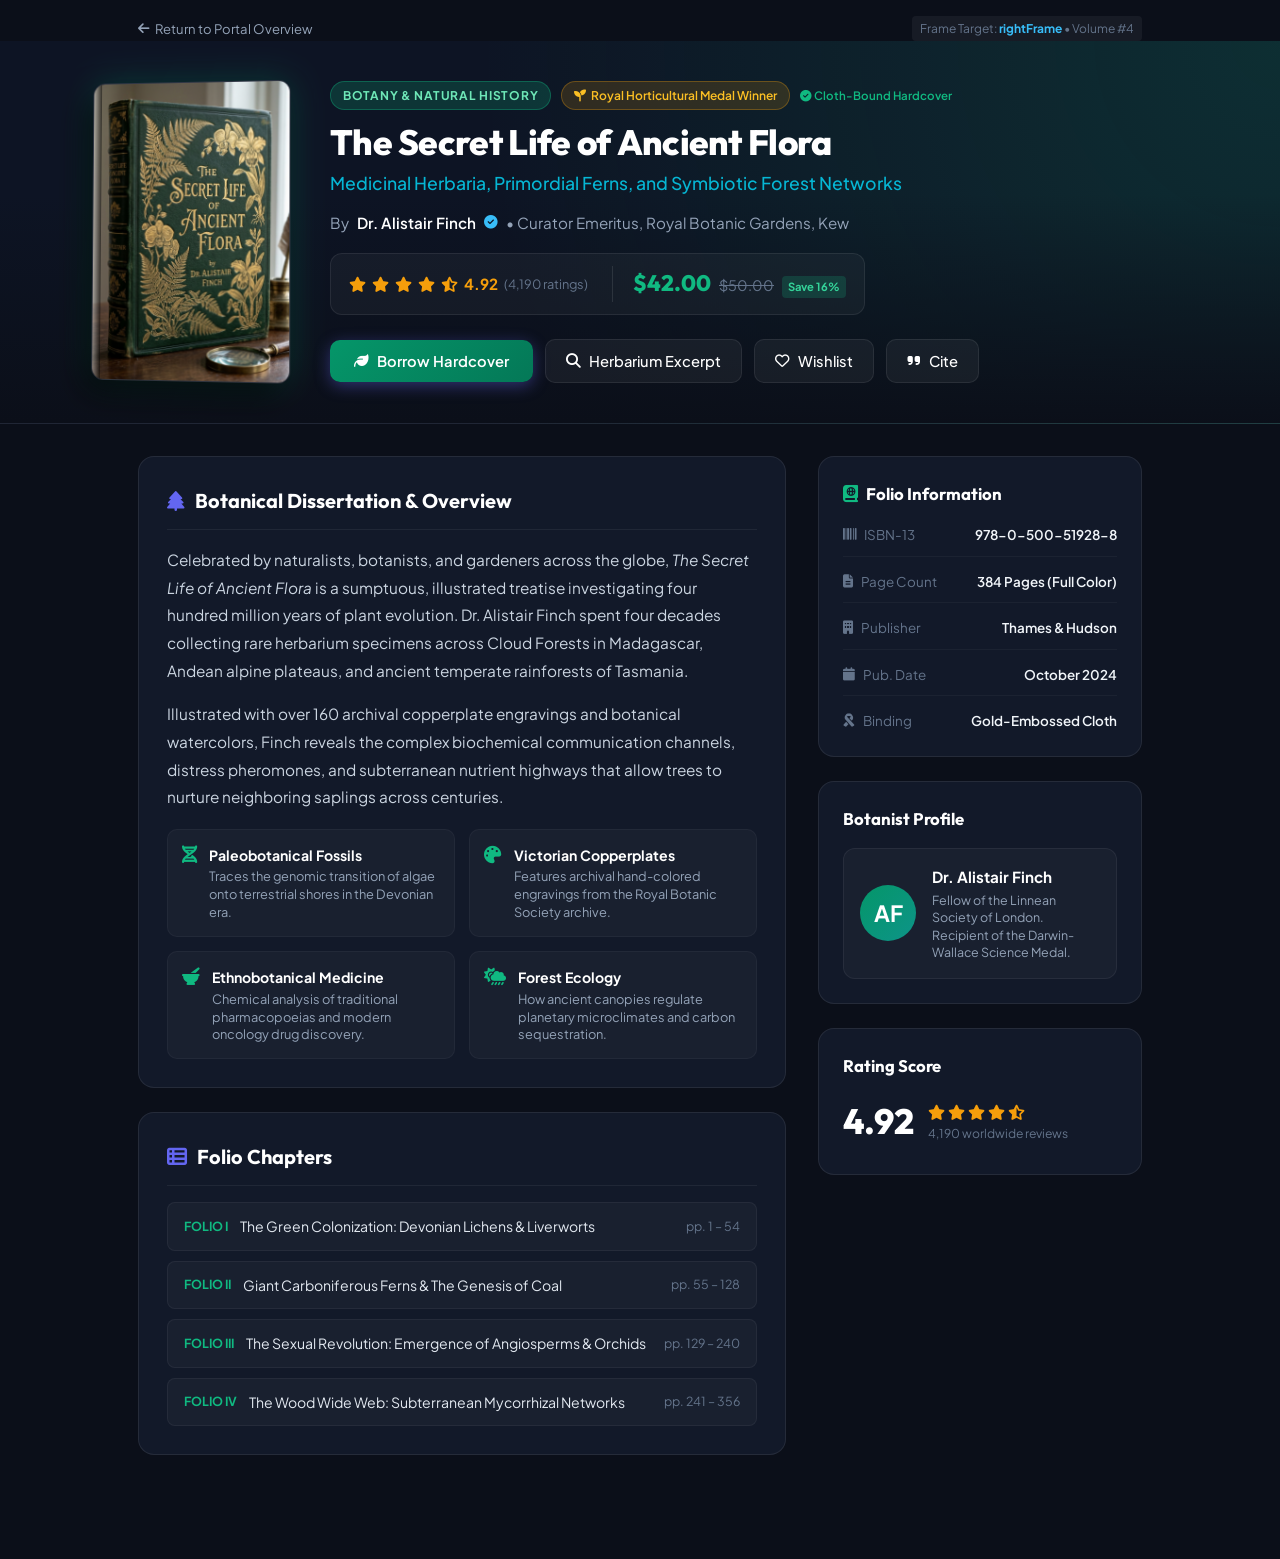
<file: book4_botanical.html>
<!DOCTYPE html>
<html lang="en">
<head>
  <meta charset="UTF-8">
  <meta name="viewport" content="width=device-width, initial-scale=1.0">
  <title>The Secret Life of Ancient Flora - Book Details</title>
  <link rel="stylesheet" href="css/frame_right.css">
  <link rel="stylesheet" href="https://cdnjs.cloudflare.com/ajax/libs/font-awesome/6.4.0/css/all.min.css">
</head>
<body>

  <div style="padding: 16px 48px 0 48px; display: flex; justify-content: space-between; align-items: center; max-width: 1100px; margin: 0 auto;">
    <a href="book_default.html" style="color: var(--text-dim); text-decoration: none; font-size: 0.82rem; display: flex; align-items: center; gap: 6px;">
      <i class="fa-solid fa-arrow-left"></i> Return to Portal Overview
    </a>
    <span style="font-size: 0.75rem; color: var(--text-muted); background: rgba(255,255,255,0.05); padding: 3px 8px; border-radius: 4px;">
      Frame Target: <strong style="color: #38bdf8;">rightFrame</strong> &bull; Volume #4
    </span>
  </div>

  <header class="hero-backdrop" style="background: radial-gradient(circle at top right, rgba(16, 185, 129, 0.16), transparent 60%), #0d1424;">
    <div class="book-hero-content">
      <div class="hero-cover-container">
        <div class="book-3d-wrapper" style="box-shadow: -10px 15px 30px rgba(0,0,0,0.6), 0 0 35px rgba(16, 185, 129, 0.25);">
          <img src="images/botanical_flora.jpg" alt="The Secret Life of Ancient Flora Cover" class="book-hero-img">
        </div>
      </div>

      <div class="hero-text-details">
        <div class="badge-row">
          <span class="genre-pill" style="background: rgba(16, 185, 129, 0.2); color: #6ee7b7; border-color: rgba(16, 185, 129, 0.35);">Botany & Natural History</span>
          <span class="award-pill"><i class="fa-solid fa-seedling"></i> Royal Horticultural Medal Winner</span>
          <span style="font-size: 0.72rem; color: #10b981; font-weight: 600;"><i class="fa-solid fa-check-circle"></i> Cloth-Bound Hardcover</span>
        </div>

        <h1 class="hero-title">The Secret Life of Ancient Flora</h1>
        <p class="hero-subtitle">Medicinal Herbaria, Primordial Ferns, and Symbiotic Forest Networks</p>

        <div class="author-line">
          <span>By</span>
          <span class="author-name">Dr. Alistair Finch</span>
          <i class="fa-solid fa-circle-check verified-author" title="Verified Author"></i>
          <span>&bull; Curator Emeritus, Royal Botanic Gardens, Kew</span>
        </div>

        <div class="rating-price-bar">
          <div class="rating-stars">
            <i class="fa-solid fa-star"></i>
            <i class="fa-solid fa-star"></i>
            <i class="fa-solid fa-star"></i>
            <i class="fa-solid fa-star"></i>
            <i class="fa-solid fa-star-half-stroke"></i>
            <span>4.92</span>
            <span class="rating-count">(4,190 ratings)</span>
          </div>

          <div class="price-display">
            <span class="current-price">$42.00</span>
            <span class="original-price">$50.00</span>
            <span class="discount-tag">Save 16%</span>
          </div>
        </div>

        <div class="hero-actions">
          <button class="btn-primary-action" style="background: linear-gradient(135deg, #059669, #047857);" onclick="showToast('Botanical folio added to your loans.')">
            <i class="fa-solid fa-leaf"></i> Borrow Hardcover
          </button>
          <button class="btn-secondary-action" onclick="toggleSample()">
            <i class="fa-solid fa-magnifying-glass"></i> Herbarium Excerpt
          </button>
          <button class="btn-secondary-action" onclick="showToast('Added to Botanica Wishlist!')">
            <i class="fa-regular fa-heart"></i> Wishlist
          </button>
          <button class="btn-secondary-action" onclick="copyCitation()">
            <i class="fa-solid fa-quote-right"></i> Cite
          </button>
        </div>

        <!-- Sample Reader Drawer -->
        <div id="sampleDrawer" class="sample-drawer">
          <div class="sample-header">
            <h4 style="font-family: var(--font-display); color: #fff; font-size: 0.95rem;">
              <i class="fa-solid fa-plant-wilt" style="color: #10b981; margin-right: 6px;"></i>
              Introduction: The Subterranean Language of Mycelium (Excerpt)
            </h4>
            <button class="sample-close" onclick="toggleSample()">&times;</button>
          </div>
          <p class="sample-text">
            "Beneath the damp leaf litter of the temperate old-growth forest lies an ancient neural circuitry. Three hundred million years before the emergence of vertebrates, prehistoric clubmosses and mycorrhizal fungi perfected an exchange economy: carbohydrates synthesized by chlorophyll traded atom by atom for mineral phosphorus dissolved from ancient bedrock..."
          </p>
        </div>

      </div>
    </div>
  </header>

  <main class="main-info-container">
    
    <div class="info-main-col">
      <section class="info-section">
        <h2 class="section-heading">
          <i class="fa-solid fa-tree"></i> Botanical Dissertation & Overview
        </h2>
        <p class="synopsis-text">
          Celebrated by naturalists, botanists, and gardeners across the globe, <em>The Secret Life of Ancient Flora</em> is a sumptuous, illustrated treatise investigating four hundred million years of plant evolution. Dr. Alistair Finch spent four decades collecting rare herbarium specimens across Cloud Forests in Madagascar, Andean alpine plateaus, and ancient temperate rainforests of Tasmania.
        </p>
        <p class="synopsis-text">
          Illustrated with over 160 archival copperplate engravings and botanical watercolors, Finch reveals the complex biochemical communication channels, distress pheromones, and subterranean nutrient highways that allow trees to nurture neighboring saplings across centuries.
        </p>

        <div class="highlights-grid">
          <div class="highlight-item">
            <i class="fa-solid fa-dna highlight-icon" style="color: #10b981;"></i>
            <div class="highlight-text">
              <strong>Paleobotanical Fossils</strong>
              <p>Traces the genomic transition of algae onto terrestrial shores in the Devonian era.</p>
            </div>
          </div>
          <div class="highlight-item">
            <i class="fa-solid fa-palette highlight-icon" style="color: #10b981;"></i>
            <div class="highlight-text">
              <strong>Victorian Copperplates</strong>
              <p>Features archival hand-colored engravings from the Royal Botanic Society archive.</p>
            </div>
          </div>
          <div class="highlight-item">
            <i class="fa-solid fa-mortar-pestle highlight-icon" style="color: #10b981;"></i>
            <div class="highlight-text">
              <strong>Ethnobotanical Medicine</strong>
              <p>Chemical analysis of traditional pharmacopoeias and modern oncology drug discovery.</p>
            </div>
          </div>
          <div class="highlight-item">
            <i class="fa-solid fa-cloud-sun-rain highlight-icon" style="color: #10b981;"></i>
            <div class="highlight-text">
              <strong>Forest Ecology</strong>
              <p>How ancient canopies regulate planetary microclimates and carbon sequestration.</p>
            </div>
          </div>
        </div>
      </section>

      <section class="info-section">
        <h2 class="section-heading">
          <i class="fa-solid fa-table-list"></i> Folio Chapters
        </h2>
        <div class="toc-list">
          <div class="toc-item">
            <div class="toc-chapter">
              <span class="chapter-num" style="color: #10b981;">FOLIO I</span>
              <span>The Green Colonization: Devonian Lichens & Liverworts</span>
            </div>
            <span class="toc-pages">pp. 1 – 54</span>
          </div>
          <div class="toc-item">
            <div class="toc-chapter">
              <span class="chapter-num" style="color: #10b981;">FOLIO II</span>
              <span>Giant Carboniferous Ferns & The Genesis of Coal</span>
            </div>
            <span class="toc-pages">pp. 55 – 128</span>
          </div>
          <div class="toc-item">
            <div class="toc-chapter">
              <span class="chapter-num" style="color: #10b981;">FOLIO III</span>
              <span>The Sexual Revolution: Emergence of Angiosperms & Orchids</span>
            </div>
            <span class="toc-pages">pp. 129 – 240</span>
          </div>
          <div class="toc-item">
            <div class="toc-chapter">
              <span class="chapter-num" style="color: #10b981;">FOLIO IV</span>
              <span>The Wood Wide Web: Subterranean Mycorrhizal Networks</span>
            </div>
            <span class="toc-pages">pp. 241 – 356</span>
          </div>
        </div>
      </section>
    </div>

    <div class="info-side-col">
      <div class="spec-box">
        <h3 style="font-family: var(--font-display); font-size: 1.05rem; color: #fff; margin-bottom: 16px; display: flex; align-items: center; gap: 8px;">
          <i class="fa-solid fa-book-atlas" style="color: #10b981;"></i> Folio Information
        </h3>
        <div class="spec-list">
          <div class="spec-row">
            <span class="spec-label"><i class="fa-solid fa-barcode"></i> ISBN-13</span>
            <span class="spec-val">978-0-500-51928-8</span>
          </div>
          <div class="spec-row">
            <span class="spec-label"><i class="fa-solid fa-file-lines"></i> Page Count</span>
            <span class="spec-val">384 Pages (Full Color)</span>
          </div>
          <div class="spec-row">
            <span class="spec-label"><i class="fa-solid fa-building"></i> Publisher</span>
            <span class="spec-val">Thames & Hudson</span>
          </div>
          <div class="spec-row">
            <span class="spec-label"><i class="fa-solid fa-calendar"></i> Pub. Date</span>
            <span class="spec-val">October 2024</span>
          </div>
          <div class="spec-row">
            <span class="spec-label"><i class="fa-solid fa-ribbon"></i> Binding</span>
            <span class="spec-val">Gold-Embossed Cloth</span>
          </div>
        </div>
      </div>

      <div class="spec-box">
        <h3 style="font-family: var(--font-display); font-size: 1.05rem; color: #fff; margin-bottom: 16px;">
          Botanist Profile
        </h3>
        <div class="author-card">
          <div class="author-avatar" style="background: linear-gradient(135deg, #059669, #0d9488);">AF</div>
          <div class="author-info">
            <h4>Dr. Alistair Finch</h4>
            <p>Fellow of the Linnean Society of London. Recipient of the Darwin-Wallace Science Medal.</p>
          </div>
        </div>
      </div>

      <div class="spec-box">
        <h3 style="font-family: var(--font-display); font-size: 1.05rem; color: #fff; margin-bottom: 14px;">
          Rating Score
        </h3>
        <div style="display: flex; align-items: center; gap: 14px;">
          <span style="font-size: 2.2rem; font-weight: 800; color: #fff; font-family: var(--font-display);">4.92</span>
          <div>
            <div style="color: #f59e0b; font-size: 0.95rem;">
              <i class="fa-solid fa-star"></i>
              <i class="fa-solid fa-star"></i>
              <i class="fa-solid fa-star"></i>
              <i class="fa-solid fa-star"></i>
              <i class="fa-solid fa-star-half-stroke"></i>
            </div>
            <div style="font-size: 0.76rem; color: var(--text-muted);">4,190 worldwide reviews</div>
          </div>
        </div>
      </div>
    </div>

  </main>

  <div id="toast" class="toast-notice"></div>

  <script>
    function toggleSample() {
      const drawer = document.getElementById('sampleDrawer');
      drawer.classList.toggle('open');
      if (drawer.classList.contains('open')) {
        drawer.scrollIntoView({ behavior: 'smooth' });
      }
    }
    function showToast(msg) {
      const toast = document.getElementById('toast');
      toast.innerText = msg;
      toast.style.display = 'block';
      setTimeout(() => { toast.style.display = 'none'; }, 3500);
    }
    function copyCitation() {
      const citation = `@book{finch2024botanical,\n  title={The Secret Life of Ancient Flora},\n  author={Finch, Alistair},\n  publisher={Thames & Hudson},\n  year={2024},\n  isbn={978-0-500-51928-8}\n}`;
      navigator.clipboard.writeText(citation).then(() => { showToast('Citation copied to clipboard!'); });
    }
  </script>

</body>
</html>
</file>
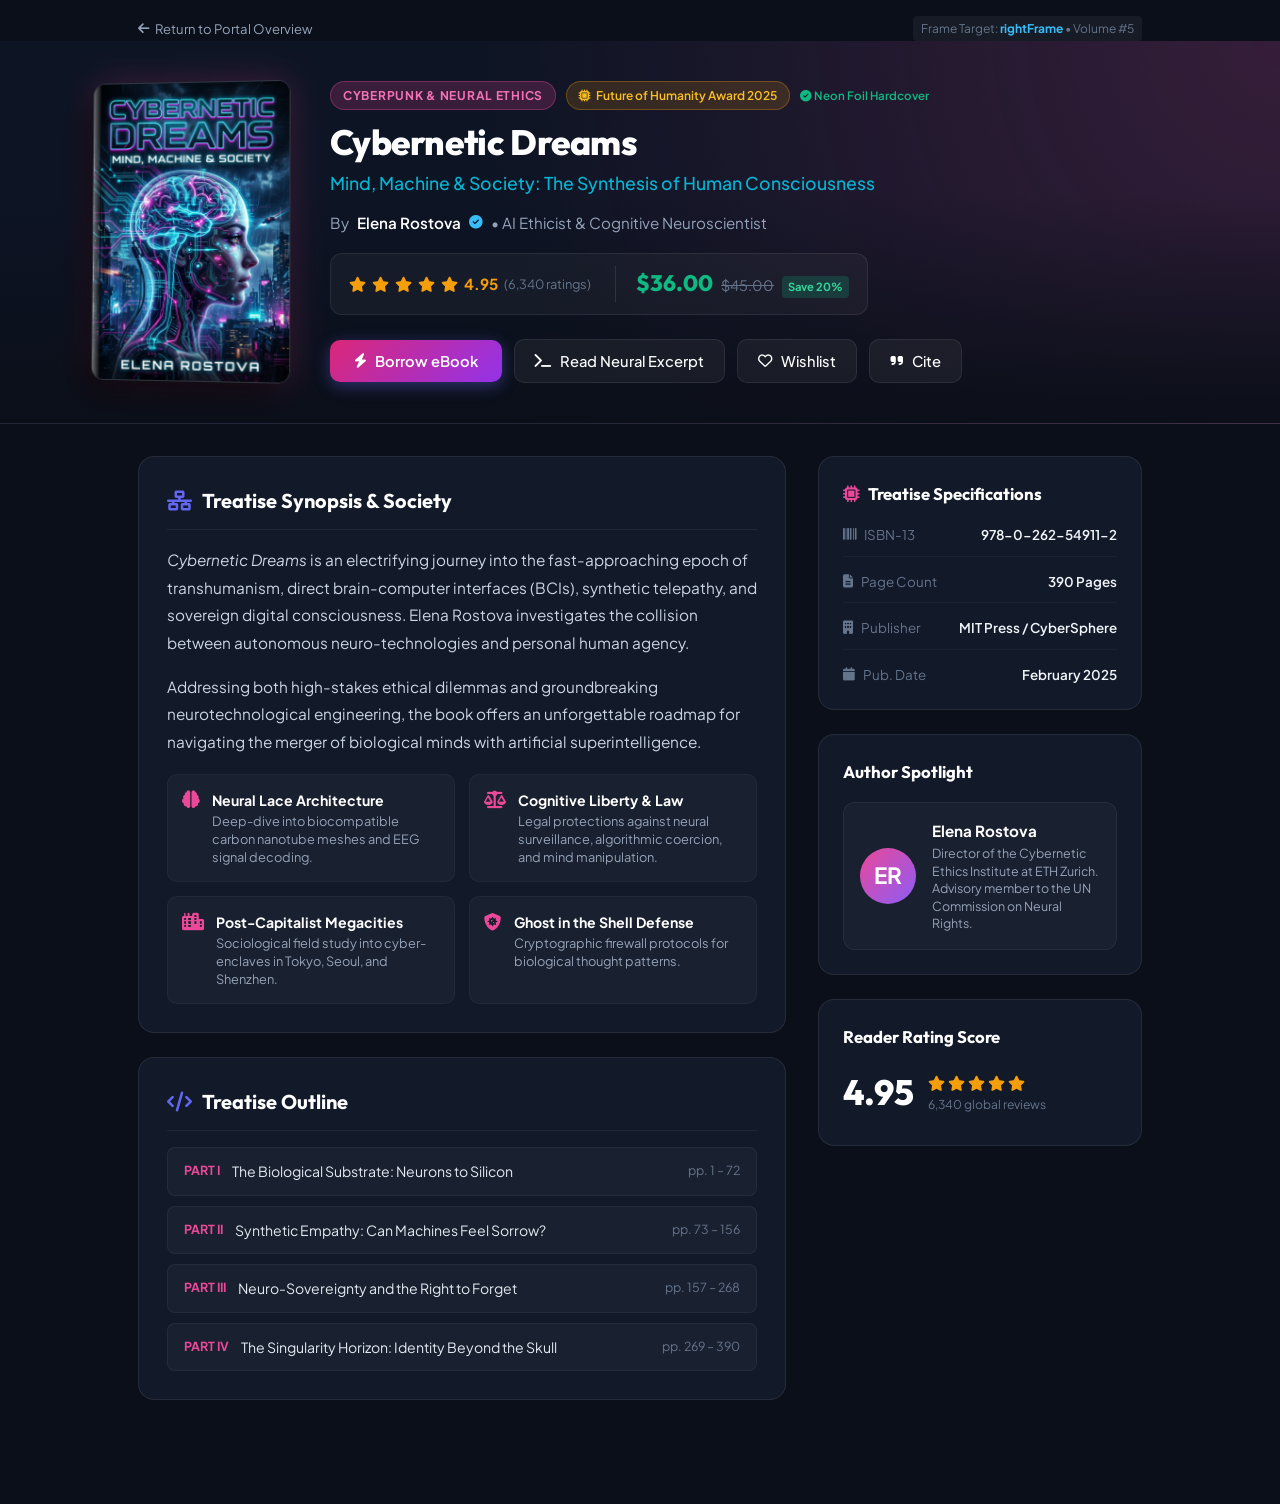
<file: book5_cyberpunk.html>
<!DOCTYPE html>
<html lang="en">
<head>
  <meta charset="UTF-8">
  <meta name="viewport" content="width=device-width, initial-scale=1.0">
  <title>Cybernetic Dreams - Book Details</title>
  <link rel="stylesheet" href="css/frame_right.css">
  <link rel="stylesheet" href="https://cdnjs.cloudflare.com/ajax/libs/font-awesome/6.4.0/css/all.min.css">
</head>
<body>

  <div style="padding: 16px 48px 0 48px; display: flex; justify-content: space-between; align-items: center; max-width: 1100px; margin: 0 auto;">
    <a href="book_default.html" style="color: var(--text-dim); text-decoration: none; font-size: 0.82rem; display: flex; align-items: center; gap: 6px;">
      <i class="fa-solid fa-arrow-left"></i> Return to Portal Overview
    </a>
    <span style="font-size: 0.75rem; color: var(--text-muted); background: rgba(255,255,255,0.05); padding: 3px 8px; border-radius: 4px;">
      Frame Target: <strong style="color: #38bdf8;">rightFrame</strong> &bull; Volume #5
    </span>
  </div>

  <header class="hero-backdrop" style="background: radial-gradient(circle at top right, rgba(236, 72, 153, 0.18), transparent 60%), #0d1424;">
    <div class="book-hero-content">
      <div class="hero-cover-container">
        <div class="book-3d-wrapper" style="box-shadow: -10px 15px 30px rgba(0,0,0,0.6), 0 0 35px rgba(236, 72, 153, 0.25);">
          <img src="images/cybernetic_dreams.jpg" alt="Cybernetic Dreams Cover" class="book-hero-img">
        </div>
      </div>

      <div class="hero-text-details">
        <div class="badge-row">
          <span class="genre-pill" style="background: rgba(236, 72, 153, 0.2); color: #f472b6; border-color: rgba(236, 72, 153, 0.35);">Cyberpunk & Neural Ethics</span>
          <span class="award-pill"><i class="fa-solid fa-microchip"></i> Future of Humanity Award 2025</span>
          <span style="font-size: 0.72rem; color: #10b981; font-weight: 600;"><i class="fa-solid fa-check-circle"></i> Neon Foil Hardcover</span>
        </div>

        <h1 class="hero-title">Cybernetic Dreams</h1>
        <p class="hero-subtitle">Mind, Machine & Society: The Synthesis of Human Consciousness</p>

        <div class="author-line">
          <span>By</span>
          <span class="author-name">Elena Rostova</span>
          <i class="fa-solid fa-circle-check verified-author" title="Verified Author"></i>
          <span>&bull; AI Ethicist & Cognitive Neuroscientist</span>
        </div>

        <div class="rating-price-bar">
          <div class="rating-stars">
            <i class="fa-solid fa-star"></i>
            <i class="fa-solid fa-star"></i>
            <i class="fa-solid fa-star"></i>
            <i class="fa-solid fa-star"></i>
            <i class="fa-solid fa-star"></i>
            <span>4.95</span>
            <span class="rating-count">(6,340 ratings)</span>
          </div>

          <div class="price-display">
            <span class="current-price">$36.00</span>
            <span class="original-price">$45.00</span>
            <span class="discount-tag">Save 20%</span>
          </div>
        </div>

        <div class="hero-actions">
          <button class="btn-primary-action" style="background: linear-gradient(135deg, #db2777, #9333ea);" onclick="showToast('Cybernetic treatise borrowed!')">
            <i class="fa-solid fa-bolt"></i> Borrow eBook
          </button>
          <button class="btn-secondary-action" onclick="toggleSample()">
            <i class="fa-solid fa-terminal"></i> Read Neural Excerpt
          </button>
          <button class="btn-secondary-action" onclick="showToast('Added to Cyberpunk Wishlist!')">
            <i class="fa-regular fa-heart"></i> Wishlist
          </button>
          <button class="btn-secondary-action" onclick="copyCitation()">
            <i class="fa-solid fa-quote-right"></i> Cite
          </button>
        </div>

        <div id="sampleDrawer" class="sample-drawer">
          <div class="sample-header">
            <h4 style="font-family: var(--font-display); color: #fff; font-size: 0.95rem;">
              <i class="fa-solid fa-brain" style="color: #ec4899; margin-right: 6px;"></i>
              Chapter 2: The Synaptic Bridge (Excerpt)
            </h4>
            <button class="sample-close" onclick="toggleSample()">&times;</button>
          </div>
          <p class="sample-text">
            "When the first direct neural-silicon shunt was implanted in the somatosensory cortex of patient zero in Neo-Sapporo, subjective identity experienced a rupture. Thoughts no longer ended at the skull; synaptic action potentials cascaded across optical fiber bus channels at lightspeed, blurring the frontier where biological self ends and algorithmic computation begins..."
          </p>
        </div>

      </div>
    </div>
  </header>

  <main class="main-info-container">
    <div class="info-main-col">
      <section class="info-section">
        <h2 class="section-heading">
          <i class="fa-solid fa-network-wired"></i> Treatise Synopsis & Society
        </h2>
        <p class="synopsis-text">
          <em>Cybernetic Dreams</em> is an electrifying journey into the fast-approaching epoch of transhumanism, direct brain-computer interfaces (BCIs), synthetic telepathy, and sovereign digital consciousness. Elena Rostova investigates the collision between autonomous neuro-technologies and personal human agency.
        </p>
        <p class="synopsis-text">
          Addressing both high-stakes ethical dilemmas and groundbreaking neurotechnological engineering, the book offers an unforgettable roadmap for navigating the merger of biological minds with artificial superintelligence.
        </p>

        <div class="highlights-grid">
          <div class="highlight-item">
            <i class="fa-solid fa-brain highlight-icon" style="color: #ec4899;"></i>
            <div class="highlight-text">
              <strong>Neural Lace Architecture</strong>
              <p>Deep-dive into biocompatible carbon nanotube meshes and EEG signal decoding.</p>
            </div>
          </div>
          <div class="highlight-item">
            <i class="fa-solid fa-scale-balanced highlight-icon" style="color: #ec4899;"></i>
            <div class="highlight-text">
              <strong>Cognitive Liberty & Law</strong>
              <p>Legal protections against neural surveillance, algorithmic coercion, and mind manipulation.</p>
            </div>
          </div>
          <div class="highlight-item">
            <i class="fa-solid fa-city highlight-icon" style="color: #ec4899;"></i>
            <div class="highlight-text">
              <strong>Post-Capitalist Megacities</strong>
              <p>Sociological field study into cyber-enclaves in Tokyo, Seoul, and Shenzhen.</p>
            </div>
          </div>
          <div class="highlight-item">
            <i class="fa-solid fa-shield-virus highlight-icon" style="color: #ec4899;"></i>
            <div class="highlight-text">
              <strong>Ghost in the Shell Defense</strong>
              <p>Cryptographic firewall protocols for biological thought patterns.</p>
            </div>
          </div>
        </div>
      </section>

      <section class="info-section">
        <h2 class="section-heading">
          <i class="fa-solid fa-code"></i> Treatise Outline
        </h2>
        <div class="toc-list">
          <div class="toc-item">
            <div class="toc-chapter">
              <span class="chapter-num" style="color: #ec4899;">PART I</span>
              <span>The Biological Substrate: Neurons to Silicon</span>
            </div>
            <span class="toc-pages">pp. 1 – 72</span>
          </div>
          <div class="toc-item">
            <div class="toc-chapter">
              <span class="chapter-num" style="color: #ec4899;">PART II</span>
              <span>Synthetic Empathy: Can Machines Feel Sorrow?</span>
            </div>
            <span class="toc-pages">pp. 73 – 156</span>
          </div>
          <div class="toc-item">
            <div class="toc-chapter">
              <span class="chapter-num" style="color: #ec4899;">PART III</span>
              <span>Neuro-Sovereignty and the Right to Forget</span>
            </div>
            <span class="toc-pages">pp. 157 – 268</span>
          </div>
          <div class="toc-item">
            <div class="toc-chapter">
              <span class="chapter-num" style="color: #ec4899;">PART IV</span>
              <span>The Singularity Horizon: Identity Beyond the Skull</span>
            </div>
            <span class="toc-pages">pp. 269 – 390</span>
          </div>
        </div>
      </section>
    </div>

    <div class="info-side-col">
      <div class="spec-box">
        <h3 style="font-family: var(--font-display); font-size: 1.05rem; color: #fff; margin-bottom: 16px; display: flex; align-items: center; gap: 8px;">
          <i class="fa-solid fa-microchip" style="color: #ec4899;"></i> Treatise Specifications
        </h3>
        <div class="spec-list">
          <div class="spec-row">
            <span class="spec-label"><i class="fa-solid fa-barcode"></i> ISBN-13</span>
            <span class="spec-val">978-0-262-54911-2</span>
          </div>
          <div class="spec-row">
            <span class="spec-label"><i class="fa-solid fa-file-lines"></i> Page Count</span>
            <span class="spec-val">390 Pages</span>
          </div>
          <div class="spec-row">
            <span class="spec-label"><i class="fa-solid fa-building"></i> Publisher</span>
            <span class="spec-val">MIT Press / CyberSphere</span>
          </div>
          <div class="spec-row">
            <span class="spec-label"><i class="fa-solid fa-calendar"></i> Pub. Date</span>
            <span class="spec-val">February 2025</span>
          </div>
        </div>
      </div>

      <div class="spec-box">
        <h3 style="font-family: var(--font-display); font-size: 1.05rem; color: #fff; margin-bottom: 16px;">
          Author Spotlight
        </h3>
        <div class="author-card">
          <div class="author-avatar" style="background: linear-gradient(135deg, #ec4899, #8b5cf6);">ER</div>
          <div class="author-info">
            <h4>Elena Rostova</h4>
            <p>Director of the Cybernetic Ethics Institute at ETH Zurich. Advisory member to the UN Commission on Neural Rights.</p>
          </div>
        </div>
      </div>

      <div class="spec-box">
        <h3 style="font-family: var(--font-display); font-size: 1.05rem; color: #fff; margin-bottom: 14px;">
          Reader Rating Score
        </h3>
        <div style="display: flex; align-items: center; gap: 14px;">
          <span style="font-size: 2.2rem; font-weight: 800; color: #fff; font-family: var(--font-display);">4.95</span>
          <div>
            <div style="color: #f59e0b; font-size: 0.95rem;">
              <i class="fa-solid fa-star"></i>
              <i class="fa-solid fa-star"></i>
              <i class="fa-solid fa-star"></i>
              <i class="fa-solid fa-star"></i>
              <i class="fa-solid fa-star"></i>
            </div>
            <div style="font-size: 0.76rem; color: var(--text-muted);">6,340 global reviews</div>
          </div>
        </div>
      </div>
    </div>
  </main>

  <div id="toast" class="toast-notice"></div>

  <script>
    function toggleSample() {
      const drawer = document.getElementById('sampleDrawer');
      drawer.classList.toggle('open');
      if (drawer.classList.contains('open')) {
        drawer.scrollIntoView({ behavior: 'smooth' });
      }
    }
    function showToast(msg) {
      const toast = document.getElementById('toast');
      toast.innerText = msg;
      toast.style.display = 'block';
      setTimeout(() => { toast.style.display = 'none'; }, 3500);
    }
    function copyCitation() {
      const citation = `@book{rostova2025cybernetic,\n  title={Cybernetic Dreams: Mind, Machine & Society},\n  author={Rostova, Elena},\n  publisher={MIT Press},\n  year={2025},\n  isbn={978-0-262-54911-2}\n}`;
      navigator.clipboard.writeText(citation).then(() => { showToast('Citation copied to clipboard!'); });
    }
  </script>

</body>
</html>
</file>
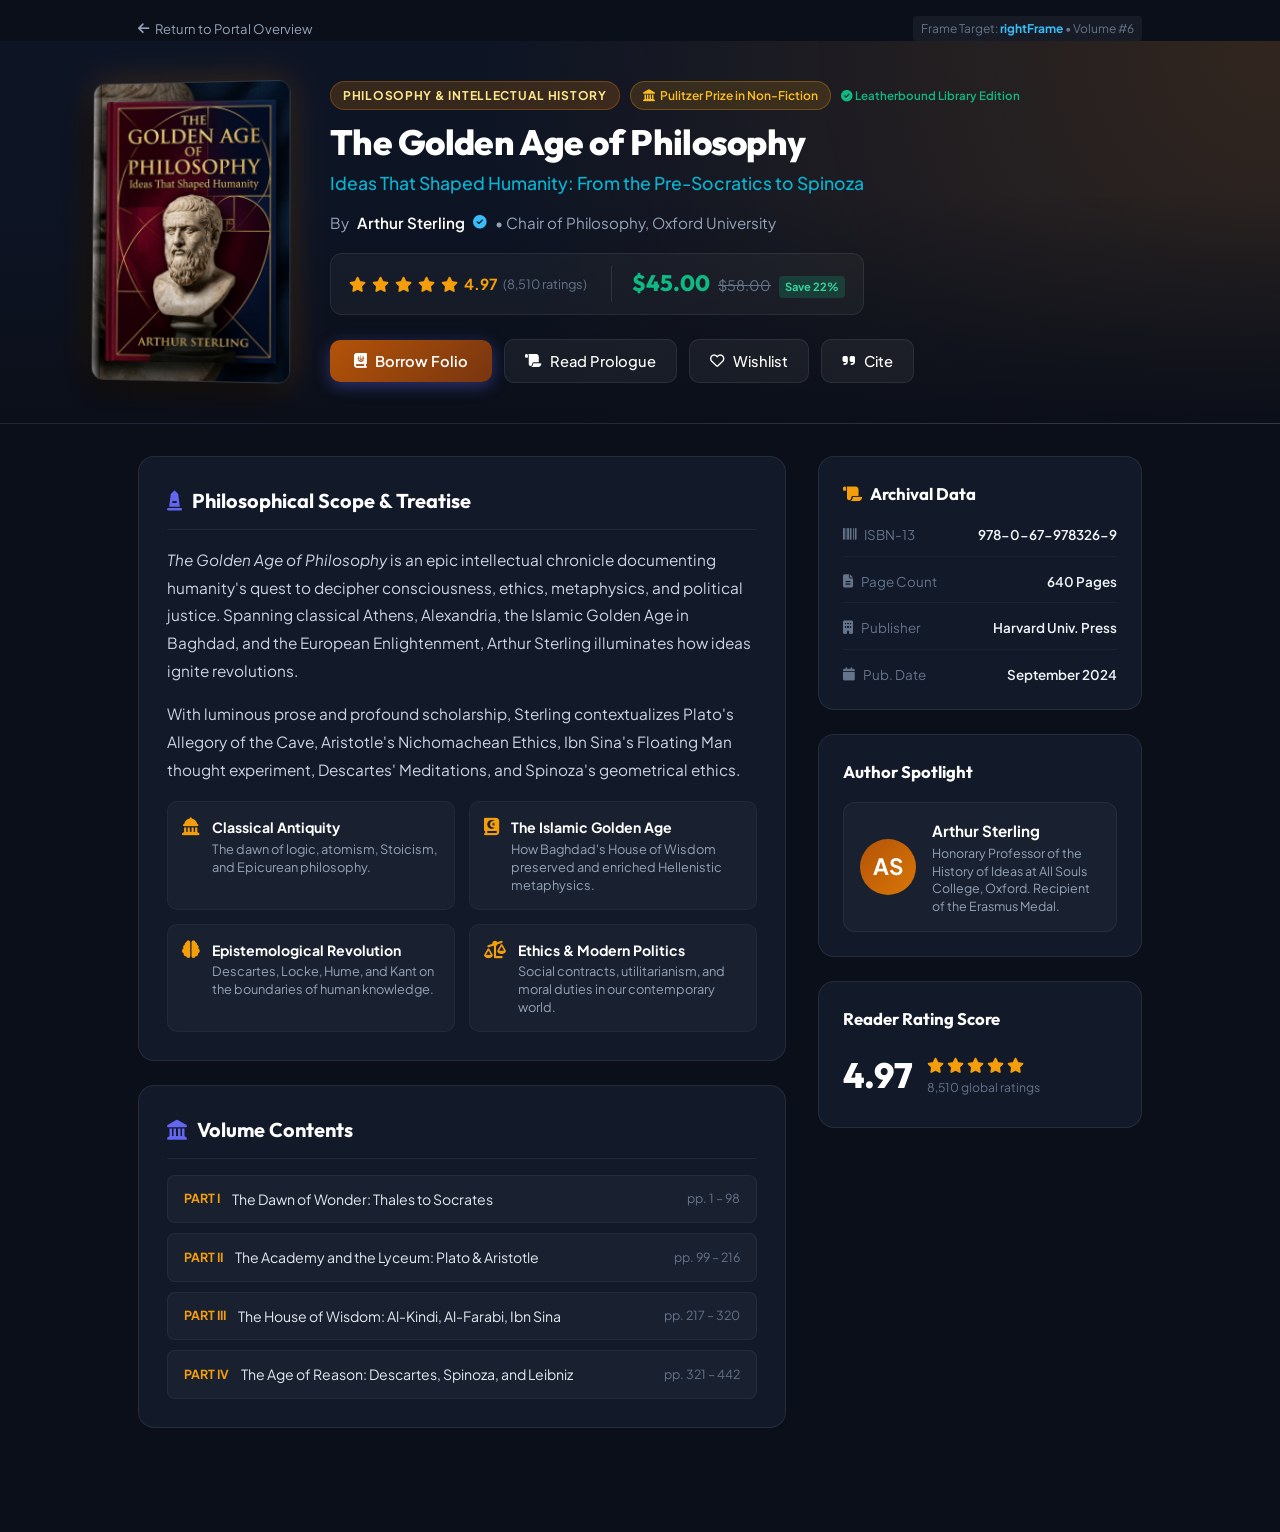
<file: book6_philosophy.html>
<!DOCTYPE html>
<html lang="en">
<head>
  <meta charset="UTF-8">
  <meta name="viewport" content="width=device-width, initial-scale=1.0">
  <title>The Golden Age of Philosophy - Book Details</title>
  <link rel="stylesheet" href="css/frame_right.css">
  <link rel="stylesheet" href="https://cdnjs.cloudflare.com/ajax/libs/font-awesome/6.4.0/css/all.min.css">
</head>
<body>

  <div style="padding: 16px 48px 0 48px; display: flex; justify-content: space-between; align-items: center; max-width: 1100px; margin: 0 auto;">
    <a href="book_default.html" style="color: var(--text-dim); text-decoration: none; font-size: 0.82rem; display: flex; align-items: center; gap: 6px;">
      <i class="fa-solid fa-arrow-left"></i> Return to Portal Overview
    </a>
    <span style="font-size: 0.75rem; color: var(--text-muted); background: rgba(255,255,255,0.05); padding: 3px 8px; border-radius: 4px;">
      Frame Target: <strong style="color: #38bdf8;">rightFrame</strong> &bull; Volume #6
    </span>
  </div>

  <header class="hero-backdrop" style="background: radial-gradient(circle at top right, rgba(217, 119, 6, 0.18), transparent 60%), #0d1424;">
    <div class="book-hero-content">
      <div class="hero-cover-container">
        <div class="book-3d-wrapper" style="box-shadow: -10px 15px 30px rgba(0,0,0,0.6), 0 0 35px rgba(217, 119, 6, 0.25);">
          <img src="images/golden_philosophy.jpg" alt="The Golden Age of Philosophy Cover" class="book-hero-img">
        </div>
      </div>

      <div class="hero-text-details">
        <div class="badge-row">
          <span class="genre-pill" style="background: rgba(217, 119, 6, 0.2); color: #fde68a; border-color: rgba(217, 119, 6, 0.35);">Philosophy & Intellectual History</span>
          <span class="award-pill"><i class="fa-solid fa-landmark"></i> Pulitzer Prize in Non-Fiction</span>
          <span style="font-size: 0.72rem; color: #10b981; font-weight: 600;"><i class="fa-solid fa-check-circle"></i> Leatherbound Library Edition</span>
        </div>

        <h1 class="hero-title">The Golden Age of Philosophy</h1>
        <p class="hero-subtitle">Ideas That Shaped Humanity: From the Pre-Socratics to Spinoza</p>

        <div class="author-line">
          <span>By</span>
          <span class="author-name">Arthur Sterling</span>
          <i class="fa-solid fa-circle-check verified-author" title="Verified Author"></i>
          <span>&bull; Chair of Philosophy, Oxford University</span>
        </div>

        <div class="rating-price-bar">
          <div class="rating-stars">
            <i class="fa-solid fa-star"></i>
            <i class="fa-solid fa-star"></i>
            <i class="fa-solid fa-star"></i>
            <i class="fa-solid fa-star"></i>
            <i class="fa-solid fa-star"></i>
            <span>4.97</span>
            <span class="rating-count">(8,510 ratings)</span>
          </div>

          <div class="price-display">
            <span class="current-price">$45.00</span>
            <span class="original-price">$58.00</span>
            <span class="discount-tag">Save 22%</span>
          </div>
        </div>

        <div class="hero-actions">
          <button class="btn-primary-action" style="background: linear-gradient(135deg, #b45309, #78350f);" onclick="showToast('Leatherbound classic reserved!')">
            <i class="fa-solid fa-book-journal-whills"></i> Borrow Folio
          </button>
          <button class="btn-secondary-action" onclick="toggleSample()">
            <i class="fa-solid fa-scroll"></i> Read Prologue
          </button>
          <button class="btn-secondary-action" onclick="showToast('Saved to Philosophy Wishlist!')">
            <i class="fa-regular fa-heart"></i> Wishlist
          </button>
          <button class="btn-secondary-action" onclick="copyCitation()">
            <i class="fa-solid fa-quote-right"></i> Cite
          </button>
        </div>

        <div id="sampleDrawer" class="sample-drawer">
          <div class="sample-header">
            <h4 style="font-family: var(--font-display); color: #fff; font-size: 0.95rem;">
              <i class="fa-solid fa-scroll" style="color: #f59e0b; margin-right: 6px;"></i>
              Introduction: The Agora and the Examined Life (Excerpt)
            </h4>
            <button class="sample-close" onclick="toggleSample()">&times;</button>
          </div>
          <p class="sample-text">
            "Under the Mediterranean sun in the 5th century BCE, a barefoot stonemason named Socrates stopped merchants in the Athenian Agora not to sell wares, but to dismantle the illusions of their certainty. 'What is justice?' he would ask. 'What is the nature of the good?' In questioning unexamined dogma, Western thought took its first breath. Two millennia later, Spinoza in Amsterdam ground optical lenses by day while demonstrating that God and Nature are one..."
          </p>
        </div>

      </div>
    </div>
  </header>

  <main class="main-info-container">
    <div class="info-main-col">
      <section class="info-section">
        <h2 class="section-heading">
          <i class="fa-solid fa-monument"></i> Philosophical Scope & Treatise
        </h2>
        <p class="synopsis-text">
          <em>The Golden Age of Philosophy</em> is an epic intellectual chronicle documenting humanity's quest to decipher consciousness, ethics, metaphysics, and political justice. Spanning classical Athens, Alexandria, the Islamic Golden Age in Baghdad, and the European Enlightenment, Arthur Sterling illuminates how ideas ignite revolutions.
        </p>
        <p class="synopsis-text">
          With luminous prose and profound scholarship, Sterling contextualizes Plato's Allegory of the Cave, Aristotle's Nichomachean Ethics, Ibn Sina's Floating Man thought experiment, Descartes' Meditations, and Spinoza's geometrical ethics.
        </p>

        <div class="highlights-grid">
          <div class="highlight-item">
            <i class="fa-solid fa-landmark-dome highlight-icon" style="color: #f59e0b;"></i>
            <div class="highlight-text">
              <strong>Classical Antiquity</strong>
              <p>The dawn of logic, atomism, Stoicism, and Epicurean philosophy.</p>
            </div>
          </div>
          <div class="highlight-item">
            <i class="fa-solid fa-book-quran highlight-icon" style="color: #f59e0b;"></i>
            <div class="highlight-text">
              <strong>The Islamic Golden Age</strong>
              <p>How Baghdad's House of Wisdom preserved and enriched Hellenistic metaphysics.</p>
            </div>
          </div>
          <div class="highlight-item">
            <i class="fa-solid fa-brain highlight-icon" style="color: #f59e0b;"></i>
            <div class="highlight-text">
              <strong>Epistemological Revolution</strong>
              <p>Descartes, Locke, Hume, and Kant on the boundaries of human knowledge.</p>
            </div>
          </div>
          <div class="highlight-item">
            <i class="fa-solid fa-scale-unbalanced highlight-icon" style="color: #f59e0b;"></i>
            <div class="highlight-text">
              <strong>Ethics & Modern Politics</strong>
              <p>Social contracts, utilitarianism, and moral duties in our contemporary world.</p>
            </div>
          </div>
        </div>
      </section>

      <section class="info-section">
        <h2 class="section-heading">
          <i class="fa-solid fa-landmark"></i> Volume Contents
        </h2>
        <div class="toc-list">
          <div class="toc-item">
            <div class="toc-chapter">
              <span class="chapter-num" style="color: #f59e0b;">PART I</span>
              <span>The Dawn of Wonder: Thales to Socrates</span>
            </div>
            <span class="toc-pages">pp. 1 – 98</span>
          </div>
          <div class="toc-item">
            <div class="toc-chapter">
              <span class="chapter-num" style="color: #f59e0b;">PART II</span>
              <span>The Academy and the Lyceum: Plato & Aristotle</span>
            </div>
            <span class="toc-pages">pp. 99 – 216</span>
          </div>
          <div class="toc-item">
            <div class="toc-chapter">
              <span class="chapter-num" style="color: #f59e0b;">PART III</span>
              <span>The House of Wisdom: Al-Kindi, Al-Farabi, Ibn Sina</span>
            </div>
            <span class="toc-pages">pp. 217 – 320</span>
          </div>
          <div class="toc-item">
            <div class="toc-chapter">
              <span class="chapter-num" style="color: #f59e0b;">PART IV</span>
              <span>The Age of Reason: Descartes, Spinoza, and Leibniz</span>
            </div>
            <span class="toc-pages">pp. 321 – 442</span>
          </div>
        </div>
      </section>
    </div>

    <div class="info-side-col">
      <div class="spec-box">
        <h3 style="font-family: var(--font-display); font-size: 1.05rem; color: #fff; margin-bottom: 16px; display: flex; align-items: center; gap: 8px;">
          <i class="fa-solid fa-scroll" style="color: #f59e0b;"></i> Archival Data
        </h3>
        <div class="spec-list">
          <div class="spec-row">
            <span class="spec-label"><i class="fa-solid fa-barcode"></i> ISBN-13</span>
            <span class="spec-val">978-0-67-978326-9</span>
          </div>
          <div class="spec-row">
            <span class="spec-label"><i class="fa-solid fa-file-lines"></i> Page Count</span>
            <span class="spec-val">640 Pages</span>
          </div>
          <div class="spec-row">
            <span class="spec-label"><i class="fa-solid fa-building"></i> Publisher</span>
            <span class="spec-val">Harvard Univ. Press</span>
          </div>
          <div class="spec-row">
            <span class="spec-label"><i class="fa-solid fa-calendar"></i> Pub. Date</span>
            <span class="spec-val">September 2024</span>
          </div>
        </div>
      </div>

      <div class="spec-box">
        <h3 style="font-family: var(--font-display); font-size: 1.05rem; color: #fff; margin-bottom: 16px;">
          Author Spotlight
        </h3>
        <div class="author-card">
          <div class="author-avatar" style="background: linear-gradient(135deg, #b45309, #d97706);">AS</div>
          <div class="author-info">
            <h4>Arthur Sterling</h4>
            <p>Honorary Professor of the History of Ideas at All Souls College, Oxford. Recipient of the Erasmus Medal.</p>
          </div>
        </div>
      </div>

      <div class="spec-box">
        <h3 style="font-family: var(--font-display); font-size: 1.05rem; color: #fff; margin-bottom: 14px;">
          Reader Rating Score
        </h3>
        <div style="display: flex; align-items: center; gap: 14px;">
          <span style="font-size: 2.2rem; font-weight: 800; color: #fff; font-family: var(--font-display);">4.97</span>
          <div>
            <div style="color: #f59e0b; font-size: 0.95rem;">
              <i class="fa-solid fa-star"></i>
              <i class="fa-solid fa-star"></i>
              <i class="fa-solid fa-star"></i>
              <i class="fa-solid fa-star"></i>
              <i class="fa-solid fa-star"></i>
            </div>
            <div style="font-size: 0.76rem; color: var(--text-muted);">8,510 global ratings</div>
          </div>
        </div>
      </div>
    </div>
  </main>

  <div id="toast" class="toast-notice"></div>

  <script>
    function toggleSample() {
      const drawer = document.getElementById('sampleDrawer');
      drawer.classList.toggle('open');
      if (drawer.classList.contains('open')) {
        drawer.scrollIntoView({ behavior: 'smooth' });
      }
    }
    function showToast(msg) {
      const toast = document.getElementById('toast');
      toast.innerText = msg;
      toast.style.display = 'block';
      setTimeout(() => { toast.style.display = 'none'; }, 3500);
    }
    function copyCitation() {
      const citation = `@book{sterling2024philosophy,\n  title={The Golden Age of Philosophy: Ideas That Shaped Humanity},\n  author={Sterling, Arthur},\n  publisher={Harvard University Press},\n  year={2024},\n  isbn={978-0-67-978326-9}\n}`;
      navigator.clipboard.writeText(citation).then(() => { showToast('Citation copied to clipboard!'); });
    }
  </script>

</body>
</html>
</file>
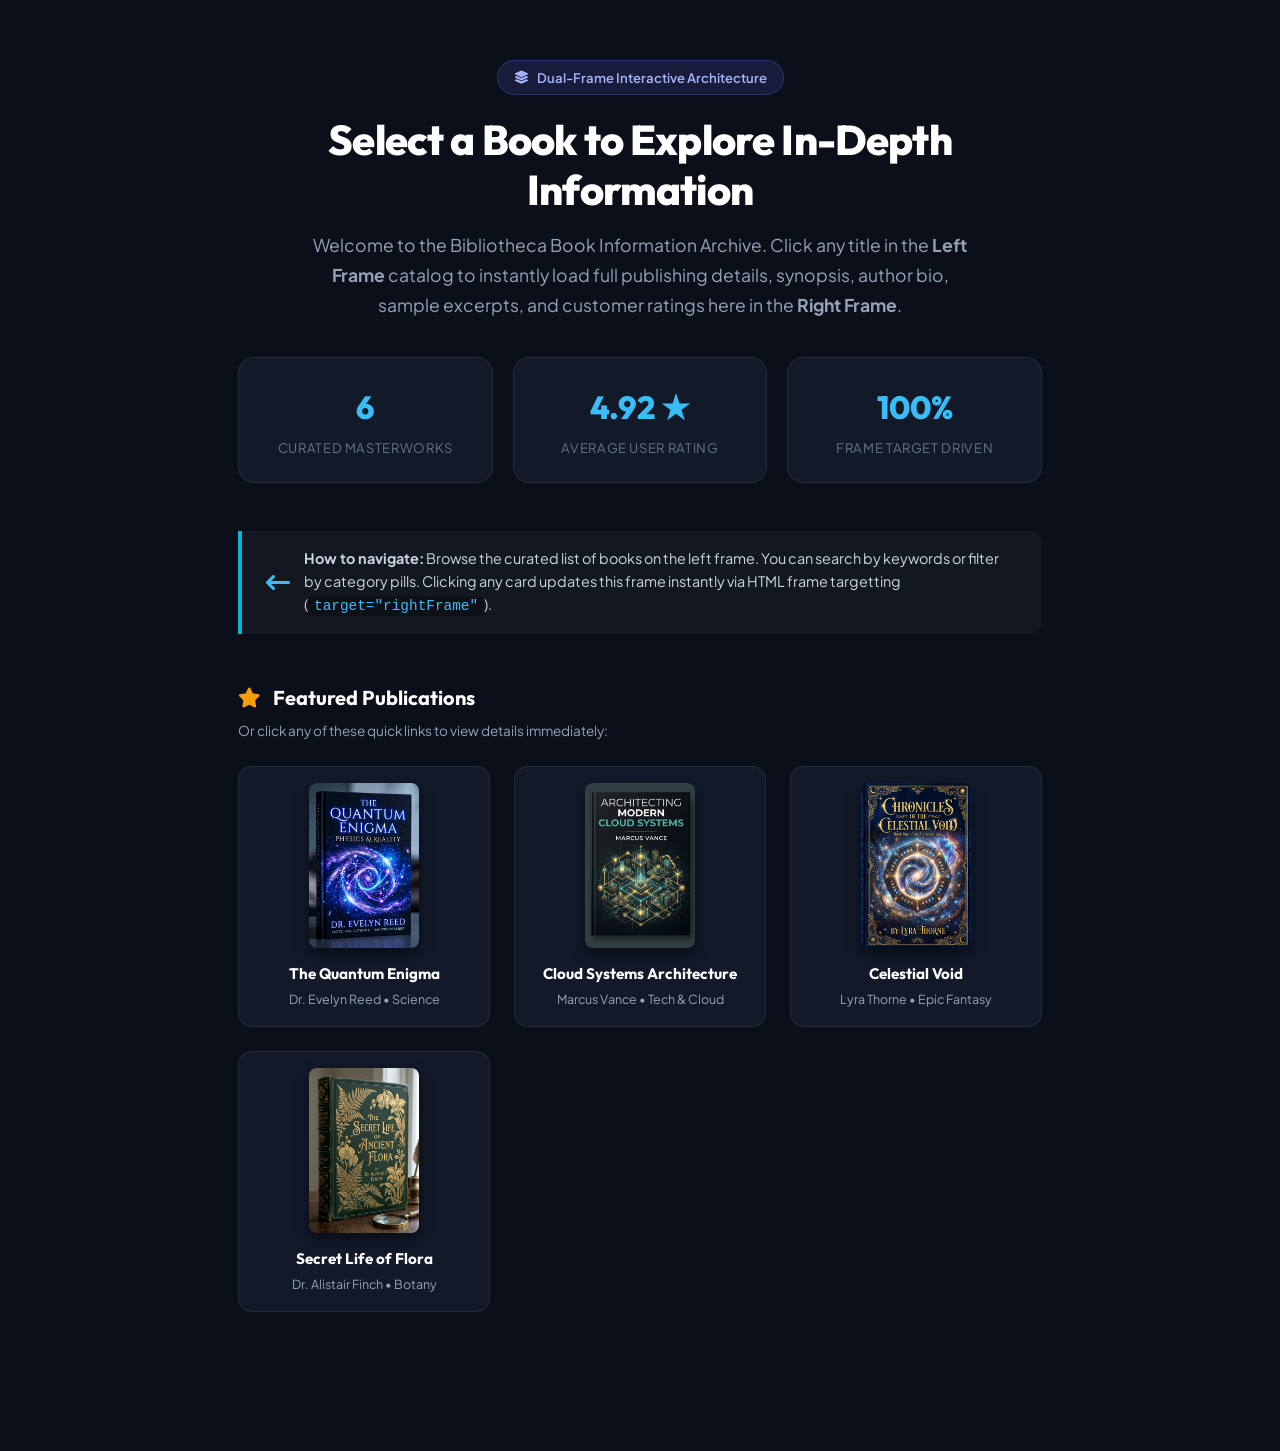
<file: book_default.html>
<!DOCTYPE html>
<html lang="en">
<head>
  <meta charset="UTF-8">
  <meta name="viewport" content="width=device-width, initial-scale=1.0">
  <title>Welcome - Book Information Portal</title>
  <link rel="stylesheet" href="css/frame_right.css">
  <link rel="stylesheet" href="https://cdnjs.cloudflare.com/ajax/libs/font-awesome/6.4.0/css/all.min.css">
  <style>
    .welcome-hero {
      padding: 60px 48px;
      text-align: center;
      max-width: 900px;
      margin: 0 auto;
    }
    .welcome-badge {
      display: inline-flex;
      align-items: center;
      gap: 8px;
      padding: 6px 16px;
      background: rgba(99, 102, 241, 0.15);
      border: 1px solid rgba(99, 102, 241, 0.3);
      border-radius: 30px;
      color: #a5b4fc;
      font-size: 0.82rem;
      font-weight: 600;
      margin-bottom: 20px;
    }
    .welcome-title {
      font-family: var(--font-display);
      font-size: 2.6rem;
      font-weight: 800;
      color: #fff;
      line-height: 1.2;
      margin-bottom: 16px;
      letter-spacing: -0.02em;
    }
    .welcome-subtitle {
      font-size: 1.1rem;
      color: var(--text-dim);
      max-width: 680px;
      margin: 0 auto 36px auto;
      line-height: 1.7;
    }
    .quick-stats-row {
      display: grid;
      grid-template-columns: repeat(3, 1fr);
      gap: 20px;
      margin-bottom: 48px;
    }
    .stat-card {
      background: var(--bg-card);
      border: 1px solid var(--border-card);
      padding: 24px;
      border-radius: 16px;
      text-align: center;
      transition: transform 0.2s;
    }
    .stat-card:hover {
      transform: translateY(-4px);
      border-color: var(--border-highlight);
    }
    .stat-num {
      font-family: var(--font-display);
      font-size: 2rem;
      font-weight: 800;
      color: #38bdf8;
      margin-bottom: 4px;
    }
    .stat-label {
      font-size: 0.82rem;
      color: var(--text-muted);
      text-transform: uppercase;
      letter-spacing: 0.05em;
    }
    .featured-grid {
      display: grid;
      grid-template-columns: repeat(auto-fit, minmax(240px, 1fr));
      gap: 24px;
      margin-top: 24px;
    }
    .featured-card {
      background: var(--bg-card);
      border: 1px solid var(--border-card);
      border-radius: 14px;
      padding: 16px;
      display: flex;
      flex-direction: column;
      align-items: center;
      text-align: center;
      text-decoration: none;
      color: inherit;
      transition: all 0.25s ease;
    }
    .featured-card:hover {
      border-color: var(--accent-primary);
      transform: translateY(-5px);
      box-shadow: 0 12px 28px rgba(0, 0, 0, 0.4);
    }
    .featured-card img {
      width: 110px;
      height: 165px;
      object-fit: cover;
      border-radius: 8px;
      margin-bottom: 14px;
      box-shadow: 0 6px 14px rgba(0,0,0,0.5);
    }
    .featured-card h4 {
      font-family: var(--font-display);
      font-size: 0.95rem;
      color: #fff;
      margin-bottom: 4px;
    }
    .featured-card p {
      font-size: 0.78rem;
      color: var(--text-dim);
    }
    .instruction-hint {
      margin-top: 40px;
      padding: 16px 24px;
      background: rgba(255, 255, 255, 0.03);
      border-left: 4px solid var(--accent-cyan);
      border-radius: 0 10px 10px 0;
      text-align: left;
      font-size: 0.9rem;
      color: #cbd5e1;
      display: flex;
      align-items: center;
      gap: 14px;
    }
  </style>
</head>
<body>

  <div class="welcome-hero">
    <div class="welcome-badge">
      <i class="fa-solid fa-layer-group"></i> Dual-Frame Interactive Architecture
    </div>
    
    <h1 class="welcome-title">Select a Book to Explore In-Depth Information</h1>
    <p class="welcome-subtitle">
      Welcome to the Bibliotheca Book Information Archive. Click any title in the <strong>Left Frame</strong> catalog to instantly load full publishing details, synopsis, author bio, sample excerpts, and customer ratings here in the <strong>Right Frame</strong>.
    </p>

    <!-- Quick Stats -->
    <div class="quick-stats-row">
      <div class="stat-card">
        <div class="stat-num">6</div>
        <div class="stat-label">Curated Masterworks</div>
      </div>
      <div class="stat-card">
        <div class="stat-num">4.92 ★</div>
        <div class="stat-label">Average User Rating</div>
      </div>
      <div class="stat-card">
        <div class="stat-num">100%</div>
        <div class="stat-label">Frame Target Driven</div>
      </div>
    </div>

    <!-- Instruction Hint -->
    <div class="instruction-hint">
      <i class="fa-solid fa-arrow-left-long" style="font-size: 1.5rem; color: #38bdf8;"></i>
      <div>
        <strong>How to navigate:</strong> Browse the curated list of books on the left frame. You can search by keywords or filter by category pills. Clicking any card updates this frame instantly via HTML frame targetting (<code style="color: #38bdf8; background: rgba(0,0,0,0.3); padding: 2px 6px; border-radius: 4px;">target="rightFrame"</code>).
      </div>
    </div>

    <!-- Featured Picks -->
    <div style="margin-top: 48px; text-align: left;">
      <h3 style="font-family: var(--font-display); font-size: 1.25rem; color: #fff; margin-bottom: 6px;">
        <i class="fa-solid fa-star" style="color: #f59e0b; margin-right: 8px;"></i>
        Featured Publications
      </h3>
      <p style="font-size: 0.85rem; color: var(--text-dim); margin-bottom: 18px;">Or click any of these quick links to view details immediately:</p>
      
      <div class="featured-grid">
        <a href="book1_quantum.html" class="featured-card">
          <img src="images/quantum_enigma.jpg" alt="The Quantum Enigma">
          <h4>The Quantum Enigma</h4>
          <p>Dr. Evelyn Reed &bull; Science</p>
        </a>

        <a href="book2_cloud.html" class="featured-card">
          <img src="images/cloud_systems.jpg" alt="Architecting Cloud Systems">
          <h4>Cloud Systems Architecture</h4>
          <p>Marcus Vance &bull; Tech & Cloud</p>
        </a>

        <a href="book3_celestial.html" class="featured-card">
          <img src="images/celestial_void.jpg" alt="Chronicles of Celestial Void">
          <h4>Celestial Void</h4>
          <p>Lyra Thorne &bull; Epic Fantasy</p>
        </a>

        <a href="book4_botanical.html" class="featured-card">
          <img src="images/botanical_flora.jpg" alt="Secret Life of Ancient Flora">
          <h4>Secret Life of Flora</h4>
          <p>Dr. Alistair Finch &bull; Botany</p>
        </a>
      </div>
    </div>
  </div>

</body>
</html>
</file>
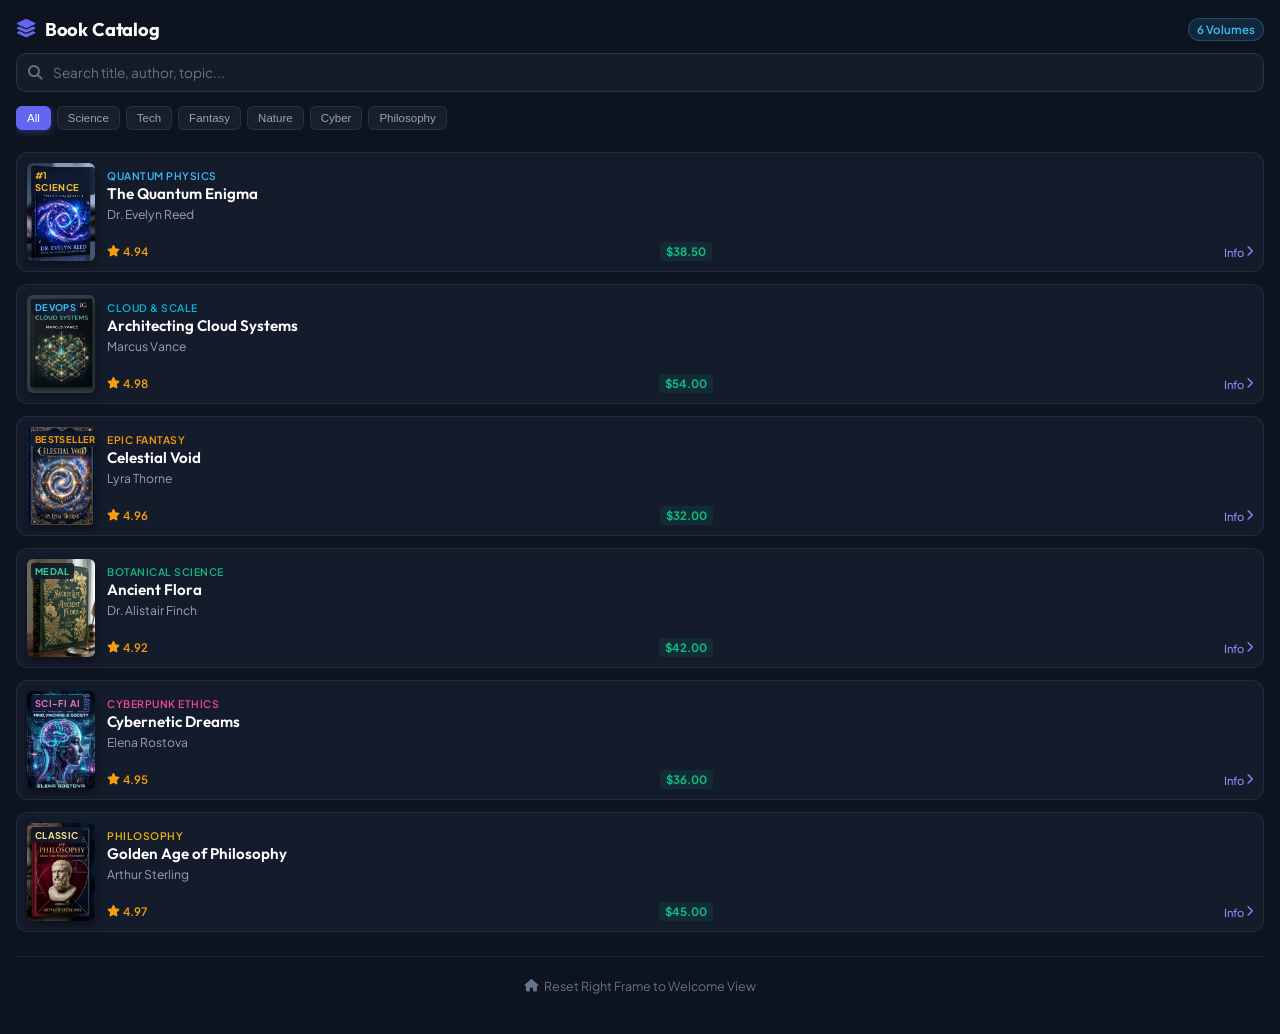
<file: book_list.html>
<!DOCTYPE html>
<html lang="en">
<head>
  <meta charset="UTF-8">
  <meta name="viewport" content="width=device-width, initial-scale=1.0">
  <title>Bibliotheca - Book Catalog List</title>
  <link rel="stylesheet" href="css/frame_left.css">
  <link rel="stylesheet" href="https://cdnjs.cloudflare.com/ajax/libs/font-awesome/6.4.0/css/all.min.css">
</head>
<body>

  <!-- Catalog Header in Left Frame -->
  <header class="catalog-header">
    <div class="catalog-title-row">
      <div class="catalog-title">
        <i class="fa-solid fa-layer-group" style="color: #6366f1;"></i>
        <span>Book Catalog</span>
      </div>
      <span class="catalog-count" id="bookCount">6 Volumes</span>
    </div>

    <!-- Live Search Input -->
    <div class="search-wrapper">
      <i class="fa-solid fa-magnifying-glass search-icon"></i>
      <input type="text" id="searchInput" class="search-input" placeholder="Search title, author, topic..." autocomplete="off">
    </div>

    <!-- Category Filter Pills -->
    <div class="filter-tags">
      <button class="filter-btn active" data-category="all">All</button>
      <button class="filter-btn" data-category="science">Science</button>
      <button class="filter-btn" data-category="tech">Tech</button>
      <button class="filter-btn" data-category="fantasy">Fantasy</button>
      <button class="filter-btn" data-category="nature">Nature</button>
      <button class="filter-btn" data-category="cyberpunk">Cyber</button>
      <button class="filter-btn" data-category="philosophy">Philosophy</button>
    </div>
  </header>

  <!-- Books List (Targeting rightFrame) -->
  <div class="book-cards-list" id="booksContainer">

    <!-- Book 1 -->
    <a href="book1_quantum.html" target="rightFrame" class="book-card" data-category="science" data-title="the quantum enigma: physics & reality" data-author="dr. evelyn reed">
      <div class="book-thumb-wrapper">
        <img src="images/quantum_enigma.jpg" alt="The Quantum Enigma" class="book-thumb">
        <span class="book-badge">#1 Science</span>
      </div>
      <div class="book-info-preview">
        <div>
          <span class="book-tag">Quantum Physics</span>
          <h3 class="book-title">The Quantum Enigma</h3>
          <p class="book-author">Dr. Evelyn Reed</p>
        </div>
        <div class="book-meta-row">
          <span class="book-rating"><i class="fa-solid fa-star"></i> 4.94</span>
          <span class="book-price">$38.50</span>
          <span class="view-action">Info <i class="fa-solid fa-chevron-right"></i></span>
        </div>
      </div>
    </a>

    <!-- Book 2 -->
    <a href="book2_cloud.html" target="rightFrame" class="book-card" data-category="tech" data-title="architecting modern cloud systems" data-author="marcus vance">
      <div class="book-thumb-wrapper">
        <img src="images/cloud_systems.jpg" alt="Architecting Modern Cloud Systems" class="book-thumb">
        <span class="book-badge" style="color: #38bdf8;">DevOps</span>
      </div>
      <div class="book-info-preview">
        <div>
          <span class="book-tag" style="color: #06b6d4;">Cloud & Scale</span>
          <h3 class="book-title">Architecting Cloud Systems</h3>
          <p class="book-author">Marcus Vance</p>
        </div>
        <div class="book-meta-row">
          <span class="book-rating"><i class="fa-solid fa-star"></i> 4.98</span>
          <span class="book-price">$54.00</span>
          <span class="view-action">Info <i class="fa-solid fa-chevron-right"></i></span>
        </div>
      </div>
    </a>

    <!-- Book 3 -->
    <a href="book3_celestial.html" target="rightFrame" class="book-card" data-category="fantasy" data-title="chronicles of the celestial void" data-author="lyra thorne">
      <div class="book-thumb-wrapper">
        <img src="images/celestial_void.jpg" alt="Chronicles of the Celestial Void" class="book-thumb">
        <span class="book-badge" style="color: #f59e0b;">Bestseller</span>
      </div>
      <div class="book-info-preview">
        <div>
          <span class="book-tag" style="color: #f59e0b;">Epic Fantasy</span>
          <h3 class="book-title">Celestial Void</h3>
          <p class="book-author">Lyra Thorne</p>
        </div>
        <div class="book-meta-row">
          <span class="book-rating"><i class="fa-solid fa-star"></i> 4.96</span>
          <span class="book-price">$32.00</span>
          <span class="view-action">Info <i class="fa-solid fa-chevron-right"></i></span>
        </div>
      </div>
    </a>

    <!-- Book 4 -->
    <a href="book4_botanical.html" target="rightFrame" class="book-card" data-category="nature" data-title="the secret life of ancient flora" data-author="dr. alistair finch">
      <div class="book-thumb-wrapper">
        <img src="images/botanical_flora.jpg" alt="The Secret Life of Ancient Flora" class="book-thumb">
        <span class="book-badge" style="color: #34d399;">Medal</span>
      </div>
      <div class="book-info-preview">
        <div>
          <span class="book-tag" style="color: #10b981;">Botanical Science</span>
          <h3 class="book-title">Ancient Flora</h3>
          <p class="book-author">Dr. Alistair Finch</p>
        </div>
        <div class="book-meta-row">
          <span class="book-rating"><i class="fa-solid fa-star"></i> 4.92</span>
          <span class="book-price">$42.00</span>
          <span class="view-action">Info <i class="fa-solid fa-chevron-right"></i></span>
        </div>
      </div>
    </a>

    <!-- Book 5 -->
    <a href="book5_cyberpunk.html" target="rightFrame" class="book-card" data-category="cyberpunk" data-title="cybernetic dreams: mind, machine & society" data-author="elena rostova">
      <div class="book-thumb-wrapper">
        <img src="images/cybernetic_dreams.jpg" alt="Cybernetic Dreams" class="book-thumb">
        <span class="book-badge" style="color: #f472b6;">Sci-Fi AI</span>
      </div>
      <div class="book-info-preview">
        <div>
          <span class="book-tag" style="color: #ec4899;">Cyberpunk Ethics</span>
          <h3 class="book-title">Cybernetic Dreams</h3>
          <p class="book-author">Elena Rostova</p>
        </div>
        <div class="book-meta-row">
          <span class="book-rating"><i class="fa-solid fa-star"></i> 4.95</span>
          <span class="book-price">$36.00</span>
          <span class="view-action">Info <i class="fa-solid fa-chevron-right"></i></span>
        </div>
      </div>
    </a>

    <!-- Book 6 -->
    <a href="book6_philosophy.html" target="rightFrame" class="book-card" data-category="philosophy" data-title="the golden age of philosophy: ideas that shaped humanity" data-author="arthur sterling">
      <div class="book-thumb-wrapper">
        <img src="images/golden_philosophy.jpg" alt="The Golden Age of Philosophy" class="book-thumb">
        <span class="book-badge" style="color: #fde68a;">Classic</span>
      </div>
      <div class="book-info-preview">
        <div>
          <span class="book-tag" style="color: #eab308;">Philosophy</span>
          <h3 class="book-title">Golden Age of Philosophy</h3>
          <p class="book-author">Arthur Sterling</p>
        </div>
        <div class="book-meta-row">
          <span class="book-rating"><i class="fa-solid fa-star"></i> 4.97</span>
          <span class="book-price">$45.00</span>
          <span class="view-action">Info <i class="fa-solid fa-chevron-right"></i></span>
        </div>
      </div>
    </a>

  </div>

  <!-- Empty Search State -->
  <div id="noResults" class="no-results">
    <i class="fa-regular fa-face-frown"></i>
    <p>No matching books found in catalog.</p>
  </div>

  <!-- Reset / Home Link for Right Frame -->
  <div style="margin-top: 24px; padding-top: 16px; border-top: 1px solid rgba(255,255,255,0.06); text-align: center;">
    <a href="book_default.html" target="rightFrame" style="font-size: 0.78rem; color: var(--text-muted); text-decoration: none; display: inline-flex; align-items: center; gap: 6px; transition: color 0.2s;">
      <i class="fa-solid fa-house"></i> Reset Right Frame to Welcome View
    </a>
  </div>

  <script>
    const searchInput = document.getElementById('searchInput');
    const filterButtons = document.querySelectorAll('.filter-btn');
    const bookCards = document.querySelectorAll('.book-card');
    const noResults = document.getElementById('noResults');
    const countDisplay = document.getElementById('bookCount');

    let activeFilter = 'all';

    // Handle Active selection styling on card click
    bookCards.forEach(card => {
      card.addEventListener('click', function() {
        bookCards.forEach(c => c.classList.remove('selected'));
        this.classList.add('selected');
      });
    });

    // Filtering logic
    function filterBooks() {
      const query = searchInput.value.toLowerCase().trim();
      let visibleCount = 0;

      bookCards.forEach(card => {
        const title = card.getAttribute('data-title') || '';
        const author = card.getAttribute('data-author') || '';
        const category = card.getAttribute('data-category') || '';

        const matchesQuery = !query || title.includes(query) || author.includes(query);
        const matchesCategory = activeFilter === 'all' || category === activeFilter;

        if (matchesQuery && matchesCategory) {
          card.style.display = 'flex';
          visibleCount++;
        } else {
          card.style.display = 'none';
        }
      });

      countDisplay.innerText = visibleCount + (visibleCount === 1 ? ' Volume' : ' Volumes');
      noResults.style.display = visibleCount === 0 ? 'block' : 'none';
    }

    searchInput.addEventListener('input', filterBooks);

    filterButtons.forEach(btn => {
      btn.addEventListener('click', function() {
        filterButtons.forEach(b => b.classList.remove('active'));
        this.classList.add('active');
        activeFilter = this.getAttribute('data-category');
        filterBooks();
      });
    });
  </script>

</body>
</html>
</file>
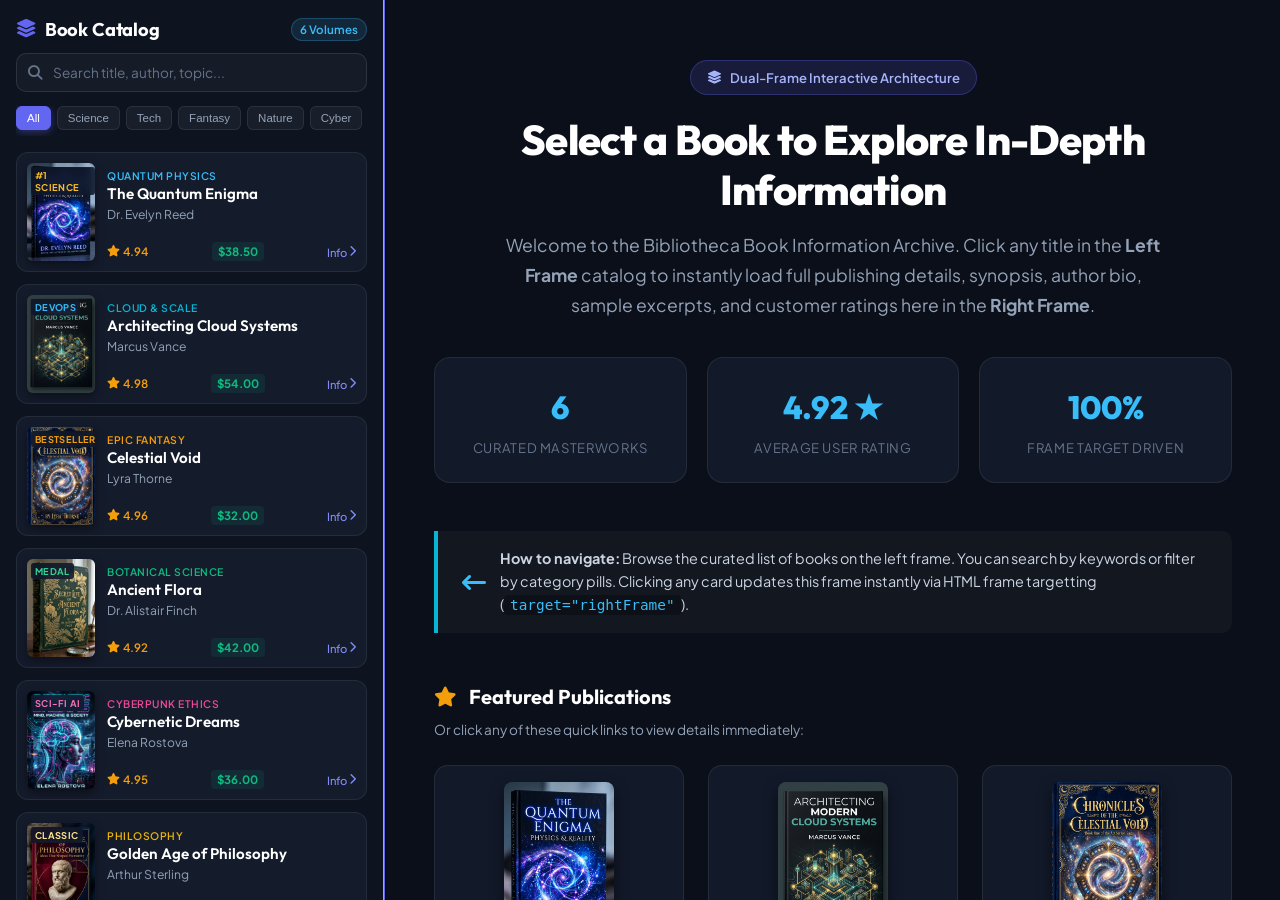
<file: index_frameset.html>
<!DOCTYPE HTML PUBLIC "-//W3C//DTD HTML 4.01 Frameset//EN" "http://www.w3.org/TR/html4/frameset.dtd">
<html lang="en">
<head>
  <meta http-equiv="Content-Type" content="text/html; charset=utf-8">
  <title>Bibliotheca - Classic HTML Frameset Book Information</title>
</head>

<!--
  Academic Standard Classic Frameset Implementation:
  Splits screen into two parts:
  - Left Part: cols="30%" containing books list (book_list.html)
  - Right Part: cols="70%" containing book information (book_default.html initially, target="rightFrame")
-->
<frameset cols="30%, 70%" frameborder="1" border="3" bordercolor="#6366f1" framespacing="3">
  <!-- Left frame: Books list -->
  <frame src="book_list.html" name="leftFrame" scrolling="auto" marginwidth="8" marginheight="8" title="Book Catalog List">
  
  <!-- Right frame: Book information -->
  <frame src="book_default.html" name="rightFrame" scrolling="auto" marginwidth="16" marginheight="16" title="Book Details Display">

  <noframes>
    <body style="font-family: sans-serif; background: #0b0f19; color: #fff; padding: 40px; text-align: center;">
      <h2>Frames Required</h2>
      <p>Your browser does not support frames. Please visit the <a href="index.html" style="color: #6366f1;">Modern HTML5 Split-Frame Portal</a>.</p>
    </body>
  </noframes>
</frameset>
</html>
</file>
<file: css/main.css>
/* ==========================================================================
   BIBLIOTHECA - Modern Two-Part Framed Bookstore Layout
   Design System & Main Outer Shell Styles
   ========================================================================== */

@import url('https://fonts.googleapis.com/css2?family=Outfit:wght@300;400;500;600;700;800&family=Plus+Jakarta+Sans:wght@300;400;500;600;700&display=swap');

:root {
  --bg-primary: #0a0e17;
  --bg-secondary: #111827;
  --bg-tertiary: #1a2234;
  --bg-glass: rgba(17, 24, 39, 0.75);
  --border-glass: rgba(255, 255, 255, 0.08);
  --border-glow: rgba(99, 102, 241, 0.25);
  
  --accent-primary: #6366f1;
  --accent-secondary: #06b6d4;
  --accent-gradient: linear-gradient(135deg, #6366f1 0%, #8b5cf6 50%, #d946ef 100%);
  --accent-teal: #14b8a6;
  --accent-amber: #f59e0b;
  --accent-emerald: #10b981;
  
  --text-primary: #f8fafc;
  --text-secondary: #94a3b8;
  --text-muted: #64748b;
  
  --font-display: 'Outfit', -apple-system, BlinkMacSystemFont, sans-serif;
  --font-body: 'Plus Jakarta Sans', -apple-system, BlinkMacSystemFont, sans-serif;
  
  --shadow-sm: 0 2px 8px rgba(0, 0, 0, 0.3);
  --shadow-md: 0 8px 24px rgba(0, 0, 0, 0.4);
  --shadow-glow: 0 0 25px rgba(99, 102, 241, 0.2);
  
  --header-height: 72px;
  --footer-height: 38px;
  --sidebar-width: 380px;
}

* {
  margin: 0;
  padding: 0;
  box-sizing: border-box;
}

html, body {
  width: 100%;
  height: 100%;
  overflow: hidden;
  background-color: var(--bg-primary);
  color: var(--text-primary);
  font-family: var(--font-body);
  -webkit-font-smoothing: antialiased;
}

/* Background Atmosphere */
body::before {
  content: '';
  position: fixed;
  top: 0;
  left: 0;
  width: 100vw;
  height: 100vh;
  background: 
    radial-gradient(circle at 15% 20%, rgba(99, 102, 241, 0.12) 0%, transparent 40%),
    radial-gradient(circle at 85% 75%, rgba(6, 182, 212, 0.08) 0%, transparent 45%),
    radial-gradient(circle at 50% 50%, rgba(139, 92, 246, 0.05) 0%, transparent 60%);
  pointer-events: none;
  z-index: 0;
}

.app-wrapper {
  position: relative;
  display: flex;
  flex-direction: column;
  width: 100vw;
  height: 100vh;
  z-index: 1;
}

/* ==========================================================================
   Header Bar
   ========================================================================== */
.top-nav {
  height: var(--header-height);
  background: var(--bg-glass);
  backdrop-filter: blur(16px);
  -webkit-backdrop-filter: blur(16px);
  border-bottom: 1px solid var(--border-glass);
  display: flex;
  align-items: center;
  justify-content: space-between;
  padding: 0 24px;
  z-index: 10;
}

.brand-section {
  display: flex;
  align-items: center;
  gap: 14px;
}

.brand-icon {
  width: 44px;
  height: 44px;
  background: var(--accent-gradient);
  border-radius: 12px;
  display: flex;
  align-items: center;
  justify-content: center;
  box-shadow: 0 4px 14px rgba(99, 102, 241, 0.4);
  color: #fff;
  font-size: 22px;
}

.brand-text h1 {
  font-family: var(--font-display);
  font-size: 1.35rem;
  font-weight: 700;
  letter-spacing: -0.02em;
  background: linear-gradient(135deg, #ffffff 0%, #cbd5e1 100%);
  -webkit-background-clip: text;
  -webkit-text-fill-color: transparent;
  display: flex;
  align-items: center;
  gap: 8px;
}

.brand-badge {
  font-size: 0.65rem;
  text-transform: uppercase;
  font-weight: 700;
  letter-spacing: 0.08em;
  background: rgba(99, 102, 241, 0.2);
  color: #a5b4fc;
  border: 1px solid rgba(99, 102, 241, 0.4);
  padding: 2px 7px;
  border-radius: 20px;
}

.brand-text p {
  font-size: 0.78rem;
  color: var(--text-secondary);
}

.header-center {
  display: flex;
  align-items: center;
  gap: 20px;
}

.architecture-indicator {
  display: flex;
  align-items: center;
  gap: 8px;
  background: rgba(255, 255, 255, 0.04);
  padding: 6px 14px;
  border-radius: 24px;
  border: 1px solid var(--border-glass);
  font-size: 0.8rem;
  color: var(--text-secondary);
}

.indicator-dot {
  width: 8px;
  height: 8px;
  border-radius: 50%;
  background: var(--accent-emerald);
  box-shadow: 0 0 10px var(--accent-emerald);
  animation: pulse 2s infinite ease-in-out;
}

@keyframes pulse {
  0%, 100% { opacity: 1; transform: scale(1); }
  50% { opacity: 0.5; transform: scale(0.85); }
}

.header-actions {
  display: flex;
  align-items: center;
  gap: 12px;
}

.nav-btn {
  display: inline-flex;
  align-items: center;
  gap: 8px;
  padding: 8px 16px;
  border-radius: 8px;
  font-size: 0.84rem;
  font-weight: 500;
  text-decoration: none;
  cursor: pointer;
  transition: all 0.2s cubic-bezier(0.4, 0, 0.2, 1);
}

.nav-btn-secondary {
  background: rgba(255, 255, 255, 0.05);
  color: var(--text-primary);
  border: 1px solid var(--border-glass);
}

.nav-btn-secondary:hover {
  background: rgba(255, 255, 255, 0.1);
  border-color: rgba(255, 255, 255, 0.2);
  transform: translateY(-1px);
}

.nav-btn-primary {
  background: var(--accent-gradient);
  color: #fff;
  border: none;
  box-shadow: 0 4px 14px rgba(99, 102, 241, 0.35);
}

.nav-btn-primary:hover {
  box-shadow: 0 6px 20px rgba(99, 102, 241, 0.5);
  transform: translateY(-1px);
}

/* ==========================================================================
   Two-Part Frame Container
   ========================================================================== */
.frames-container {
  display: flex;
  flex: 1;
  width: 100%;
  height: calc(100vh - var(--header-height) - var(--footer-height));
  position: relative;
  overflow: hidden;
}

/* Left Part: Books List Frame */
.left-frame-pane {
  width: var(--sidebar-width);
  min-width: 320px;
  max-width: 520px;
  height: 100%;
  position: relative;
  background: #0d131f;
  border-right: 1px solid var(--border-glass);
  display: flex;
  flex-direction: column;
}

/* Resizer Divider Bar */
.frames-divider {
  width: 6px;
  height: 100%;
  background: rgba(255, 255, 255, 0.03);
  cursor: col-resize;
  position: relative;
  transition: background 0.2s;
  z-index: 5;
  user-select: none;
}

.frames-divider::after {
  content: '';
  position: absolute;
  top: 50%;
  left: 50%;
  transform: translate(-50%, -50%);
  width: 2px;
  height: 36px;
  border-radius: 2px;
  background: rgba(255, 255, 255, 0.2);
  transition: all 0.2s;
}

.frames-divider:hover {
  background: rgba(99, 102, 241, 0.3);
}

.frames-divider:hover::after {
  background: var(--accent-primary);
  height: 52px;
}

/* Right Part: Book Information Frame */
.right-frame-pane {
  flex: 1;
  height: 100%;
  position: relative;
  background: var(--bg-primary);
  display: flex;
  flex-direction: column;
}

/* The actual HTML frames */
.frame-element {
  width: 100%;
  height: 100%;
  border: none;
  background: transparent;
}

/* ==========================================================================
   Footer Status Bar
   ========================================================================== */
.bottom-bar {
  height: var(--footer-height);
  background: #090d15;
  border-top: 1px solid var(--border-glass);
  display: flex;
  align-items: center;
  justify-content: space-between;
  padding: 0 20px;
  font-size: 0.75rem;
  color: var(--text-muted);
  z-index: 10;
}

.status-left, .status-right {
  display: flex;
  align-items: center;
  gap: 16px;
}

.status-item {
  display: flex;
  align-items: center;
  gap: 6px;
}

.status-code {
  font-family: monospace;
  background: rgba(255, 255, 255, 0.05);
  padding: 1px 6px;
  border-radius: 4px;
  color: #38bdf8;
}

/* Responsive adjustments */
@media (max-width: 900px) {
  .header-center {
    display: none;
  }
  
  .left-frame-pane {
    width: 45%;
    min-width: 280px;
  }
}
</file>
<file: css/frame_right.css>
/* ==========================================================================
   BIBLIOTHECA - Right Frame: Book Information & Detail View Styles
   ========================================================================== */

@import url('https://fonts.googleapis.com/css2?family=Cinzel:wght@500;700&family=Outfit:wght@300;400;500;600;700;800&family=Plus+Jakarta+Sans:wght@300;400;500;600;700&display=swap');

:root {
  --bg-detail: #0b0f19;
  --bg-card: rgba(22, 30, 49, 0.7);
  --bg-card-subtle: rgba(255, 255, 255, 0.03);
  --border-card: rgba(255, 255, 255, 0.08);
  --border-highlight: rgba(99, 102, 241, 0.35);
  
  --text-main: #f8fafc;
  --text-dim: #94a3b8;
  --text-muted: #64748b;
  
  --accent-primary: #6366f1;
  --accent-cyan: #06b6d4;
  --accent-amber: #f59e0b;
  --accent-emerald: #10b981;
  
  --font-serif: 'Cinzel', Georgia, serif;
  --font-display: 'Outfit', sans-serif;
  --font-body: 'Plus Jakarta Sans', sans-serif;
}

* {
  margin: 0;
  padding: 0;
  box-sizing: border-box;
}

body {
  background-color: var(--bg-detail);
  color: var(--text-main);
  font-family: var(--font-body);
  padding: 0 0 80px 0;
  overflow-y: auto;
  overflow-x: hidden;
  line-height: 1.6;
}

/* Custom Scrollbar */
body::-webkit-scrollbar {
  width: 8px;
}
body::-webkit-scrollbar-track {
  background: rgba(0, 0, 0, 0.25);
}
body::-webkit-scrollbar-thumb {
  background: rgba(255, 255, 255, 0.15);
  border-radius: 4px;
}
body::-webkit-scrollbar-thumb:hover {
  background: rgba(99, 102, 241, 0.5);
}

/* Banner Backdrop */
.hero-backdrop {
  position: relative;
  width: 100%;
  min-height: 380px;
  overflow: hidden;
  padding: 40px 48px;
  display: flex;
  align-items: center;
  background: radial-gradient(circle at top right, rgba(99, 102, 241, 0.15), transparent 60%),
              radial-gradient(circle at bottom left, rgba(6, 182, 212, 0.12), transparent 50%),
              #0d1424;
  border-bottom: 1px solid var(--border-card);
}

.hero-backdrop::after {
  content: '';
  position: absolute;
  top: 0;
  left: 0;
  right: 0;
  bottom: 0;
  background: linear-gradient(to bottom, transparent 40%, var(--bg-detail) 100%);
  pointer-events: none;
}

.book-hero-content {
  position: relative;
  z-index: 2;
  display: flex;
  gap: 40px;
  align-items: flex-start;
  max-width: 1100px;
  margin: 0 auto;
  width: 100%;
}

/* 3D Book Cover Presentation */
.hero-cover-container {
  flex-shrink: 0;
  perspective: 1000px;
}

.book-3d-wrapper {
  position: relative;
  width: 200px;
  height: 300px;
  border-radius: 12px;
  box-shadow: 
    -10px 15px 30px rgba(0, 0, 0, 0.6),
    0 0 35px rgba(99, 102, 241, 0.25);
  transform: rotateY(-8deg) rotateX(2deg);
  transition: transform 0.4s cubic-bezier(0.16, 1, 0.3, 1), box-shadow 0.4s;
  overflow: hidden;
  border: 1px solid rgba(255, 255, 255, 0.15);
}

.book-3d-wrapper:hover {
  transform: rotateY(0deg) rotateX(0deg) translateY(-6px);
  box-shadow: 
    0 20px 40px rgba(0, 0, 0, 0.7),
    0 0 45px rgba(99, 102, 241, 0.4);
}

.book-hero-img {
  width: 100%;
  height: 100%;
  object-fit: cover;
  display: block;
}

/* Spine 3D effect edge */
.book-3d-wrapper::before {
  content: '';
  position: absolute;
  top: 0;
  left: 0;
  bottom: 0;
  width: 8px;
  background: linear-gradient(to right, rgba(255,255,255,0.4), rgba(0,0,0,0.5));
  z-index: 3;
}

/* Details Section in Hero */
.hero-text-details {
  flex: 1;
}

.badge-row {
  display: flex;
  align-items: center;
  gap: 10px;
  margin-bottom: 12px;
  flex-wrap: wrap;
}

.genre-pill {
  font-size: 0.75rem;
  font-weight: 700;
  text-transform: uppercase;
  letter-spacing: 0.06em;
  padding: 4px 12px;
  border-radius: 20px;
  background: rgba(99, 102, 241, 0.2);
  color: #a5b4fc;
  border: 1px solid rgba(99, 102, 241, 0.35);
}

.award-pill {
  font-size: 0.75rem;
  font-weight: 600;
  padding: 4px 12px;
  border-radius: 20px;
  background: rgba(245, 158, 11, 0.15);
  color: #fbbf24;
  border: 1px solid rgba(245, 158, 11, 0.3);
  display: flex;
  align-items: center;
  gap: 5px;
}

.hero-title {
  font-family: var(--font-display);
  font-size: 2.2rem;
  font-weight: 800;
  line-height: 1.15;
  color: #fff;
  letter-spacing: -0.02em;
  margin-bottom: 6px;
}

.hero-subtitle {
  font-size: 1.1rem;
  color: var(--accent-cyan);
  font-weight: 500;
  margin-bottom: 14px;
}

.author-line {
  display: flex;
  align-items: center;
  gap: 8px;
  font-size: 0.95rem;
  color: var(--text-dim);
  margin-bottom: 18px;
}

.author-name {
  color: #fff;
  font-weight: 600;
}

.verified-author {
  color: #38bdf8;
  font-size: 0.85rem;
}

/* Rating & Price Row */
.rating-price-bar {
  display: flex;
  align-items: center;
  gap: 24px;
  margin-bottom: 24px;
  padding: 12px 18px;
  background: rgba(255, 255, 255, 0.04);
  border: 1px solid var(--border-card);
  border-radius: 12px;
  width: fit-content;
}

.rating-stars {
  display: flex;
  align-items: center;
  gap: 6px;
  font-size: 0.95rem;
  color: #f59e0b;
  font-weight: 700;
}

.rating-count {
  font-size: 0.8rem;
  color: var(--text-muted);
  font-weight: 400;
}

.price-display {
  display: flex;
  align-items: baseline;
  gap: 8px;
  border-left: 1px solid rgba(255, 255, 255, 0.1);
  padding-left: 20px;
}

.current-price {
  font-size: 1.4rem;
  font-weight: 800;
  color: var(--accent-emerald);
  font-family: var(--font-display);
}

.original-price {
  font-size: 0.9rem;
  color: var(--text-muted);
  text-decoration: line-through;
}

.discount-tag {
  font-size: 0.7rem;
  font-weight: 700;
  background: rgba(16, 185, 129, 0.2);
  color: #34d399;
  padding: 2px 6px;
  border-radius: 4px;
}

/* Action Buttons */
.hero-actions {
  display: flex;
  align-items: center;
  gap: 12px;
  flex-wrap: wrap;
}

.btn-primary-action {
  display: inline-flex;
  align-items: center;
  gap: 8px;
  padding: 12px 24px;
  background: linear-gradient(135deg, #6366f1 0%, #4f46e5 100%);
  color: #fff;
  border: none;
  border-radius: 10px;
  font-family: var(--font-body);
  font-weight: 600;
  font-size: 0.92rem;
  cursor: pointer;
  box-shadow: 0 4px 16px rgba(99, 102, 241, 0.4);
  transition: all 0.2s cubic-bezier(0.16, 1, 0.3, 1);
}

.btn-primary-action:hover {
  transform: translateY(-2px);
  box-shadow: 0 8px 24px rgba(99, 102, 241, 0.5);
  background: linear-gradient(135deg, #7175f3 0%, #5850ec 100%);
}

.btn-secondary-action {
  display: inline-flex;
  align-items: center;
  gap: 8px;
  padding: 12px 20px;
  background: rgba(255, 255, 255, 0.05);
  color: #fff;
  border: 1px solid var(--border-card);
  border-radius: 10px;
  font-family: var(--font-body);
  font-weight: 500;
  font-size: 0.92rem;
  cursor: pointer;
  transition: all 0.2s;
}

.btn-secondary-action:hover {
  background: rgba(255, 255, 255, 0.1);
  border-color: rgba(255, 255, 255, 0.2);
  transform: translateY(-1px);
}

/* ==========================================================================
   Main Content Layout (Grid)
   ========================================================================== */
.main-info-container {
  max-width: 1100px;
  margin: 32px auto 0 auto;
  padding: 0 48px;
  display: grid;
  grid-template-columns: 2fr 1fr;
  gap: 32px;
}

/* Sections */
.info-section {
  background: var(--bg-card);
  border: 1px solid var(--border-card);
  border-radius: 16px;
  padding: 28px;
  margin-bottom: 24px;
}

.section-heading {
  font-family: var(--font-display);
  font-size: 1.25rem;
  font-weight: 700;
  color: #fff;
  margin-bottom: 16px;
  display: flex;
  align-items: center;
  gap: 10px;
  border-bottom: 1px solid rgba(255, 255, 255, 0.06);
  padding-bottom: 12px;
}

.section-heading i {
  color: var(--accent-primary);
}

.synopsis-text {
  color: #cbd5e1;
  font-size: 0.96rem;
  line-height: 1.8;
  margin-bottom: 16px;
}

/* Highlights List */
.highlights-grid {
  display: grid;
  grid-template-columns: 1fr 1fr;
  gap: 14px;
  margin-top: 18px;
}

.highlight-item {
  display: flex;
  align-items: flex-start;
  gap: 12px;
  background: var(--bg-card-subtle);
  padding: 14px;
  border-radius: 10px;
  border: 1px solid rgba(255, 255, 255, 0.04);
}

.highlight-icon {
  color: #38bdf8;
  font-size: 1.1rem;
  margin-top: 2px;
}

.highlight-text strong {
  display: block;
  font-size: 0.88rem;
  color: #fff;
  margin-bottom: 2px;
}

.highlight-text p {
  font-size: 0.8rem;
  color: var(--text-dim);
  line-height: 1.4;
}

/* Table of Contents Accordion */
.toc-list {
  display: flex;
  flex-direction: column;
  gap: 10px;
}

.toc-item {
  display: flex;
  justify-content: space-between;
  align-items: center;
  padding: 12px 16px;
  background: rgba(255, 255, 255, 0.03);
  border: 1px solid rgba(255, 255, 255, 0.05);
  border-radius: 8px;
  transition: all 0.2s;
  cursor: pointer;
}

.toc-item:hover {
  background: rgba(99, 102, 241, 0.08);
  border-color: rgba(99, 102, 241, 0.25);
  transform: translateX(4px);
}

.toc-chapter {
  display: flex;
  align-items: center;
  gap: 12px;
  font-size: 0.88rem;
  color: #e2e8f0;
}

.chapter-num {
  font-weight: 700;
  color: #818cf8;
  font-size: 0.78rem;
}

.toc-pages {
  font-size: 0.78rem;
  color: var(--text-muted);
}

/* Sidebar Specifications Card */
.spec-box {
  background: var(--bg-card);
  border: 1px solid var(--border-card);
  border-radius: 16px;
  padding: 24px;
  margin-bottom: 24px;
}

.spec-list {
  display: flex;
  flex-direction: column;
  gap: 14px;
}

.spec-row {
  display: flex;
  justify-content: space-between;
  align-items: center;
  font-size: 0.84rem;
  padding-bottom: 10px;
  border-bottom: 1px solid rgba(255, 255, 255, 0.04);
}

.spec-row:last-child {
  border-bottom: none;
  padding-bottom: 0;
}

.spec-label {
  color: var(--text-muted);
  display: flex;
  align-items: center;
  gap: 8px;
}

.spec-val {
  color: #f1f5f9;
  font-weight: 600;
  text-align: right;
}

/* Author Spotlight Card */
.author-card {
  display: flex;
  gap: 16px;
  align-items: center;
  padding: 16px;
  background: rgba(255, 255, 255, 0.03);
  border-radius: 12px;
  border: 1px solid rgba(255, 255, 255, 0.06);
}

.author-avatar {
  width: 56px;
  height: 56px;
  border-radius: 50%;
  background: linear-gradient(135deg, #6366f1, #06b6d4);
  display: flex;
  align-items: center;
  justify-content: center;
  font-size: 1.4rem;
  color: #fff;
  font-weight: 700;
  flex-shrink: 0;
}

.author-info h4 {
  font-size: 0.95rem;
  color: #fff;
  margin-bottom: 2px;
}

.author-info p {
  font-size: 0.78rem;
  color: var(--text-dim);
  line-height: 1.4;
}

/* Editorial Reviews */
.review-card {
  padding: 14px;
  border-left: 3px solid var(--accent-primary);
  background: rgba(255, 255, 255, 0.02);
  border-radius: 0 8px 8px 0;
  margin-bottom: 12px;
}

.review-quote {
  font-style: italic;
  font-size: 0.86rem;
  color: #cbd5e1;
  margin-bottom: 6px;
}

.review-source {
  font-size: 0.74rem;
  color: var(--accent-cyan);
  font-weight: 600;
}

/* Interactive Sample Modal/Tab */
.sample-drawer {
  background: rgba(15, 23, 42, 0.9);
  border: 1px solid var(--border-highlight);
  border-radius: 12px;
  padding: 20px;
  margin-top: 16px;
  display: none;
  animation: fadeIn 0.3s ease;
}

.sample-drawer.open {
  display: block;
}

@keyframes fadeIn {
  from { opacity: 0; transform: translateY(-8px); }
  to { opacity: 1; transform: translateY(0); }
}

.sample-header {
  display: flex;
  justify-content: space-between;
  align-items: center;
  margin-bottom: 12px;
  padding-bottom: 8px;
  border-bottom: 1px solid rgba(255, 255, 255, 0.1);
}

.sample-close {
  background: none;
  border: none;
  color: var(--text-muted);
  cursor: pointer;
  font-size: 1.1rem;
}
.sample-close:hover {
  color: #fff;
}

.sample-text {
  font-family: Georgia, serif;
  font-size: 0.94rem;
  line-height: 1.8;
  color: #e2e8f0;
}

/* Toast message for buttons */
.toast-notice {
  position: fixed;
  bottom: 24px;
  right: 24px;
  background: #1e293b;
  color: #38bdf8;
  border: 1px solid #38bdf8;
  padding: 10px 18px;
  border-radius: 8px;
  font-size: 0.85rem;
  font-weight: 600;
  box-shadow: 0 8px 24px rgba(0, 0, 0, 0.5);
  display: none;
  z-index: 1000;
}

/* Responsive adjustments */
@media (max-width: 900px) {
  .book-hero-content {
    flex-direction: column;
    align-items: center;
    text-align: center;
  }
  
  .main-info-container {
    grid-template-columns: 1fr;
    padding: 0 20px;
  }
  
  .hero-backdrop {
    padding: 24px 20px;
  }
  
  .highlights-grid {
    grid-template-columns: 1fr;
  }
  
  .rating-price-bar {
    margin: 0 auto 20px auto;
  }
  
  .hero-actions {
    justify-content: center;
  }
}
</file>
<file: css/frame_left.css>
/* ==========================================================================
   BIBLIOTHECA - Left Frame: Book List & Catalog Styles
   ========================================================================== */

@import url('https://fonts.googleapis.com/css2?family=Outfit:wght@400;500;600;700&family=Plus+Jakarta+Sans:wght@300;400;500;600;700&display=swap');

:root {
  --bg-left: #0d131f;
  --bg-card: rgba(26, 34, 52, 0.6);
  --bg-card-hover: rgba(37, 47, 72, 0.85);
  --bg-card-active: rgba(99, 102, 241, 0.15);
  
  --border-card: rgba(255, 255, 255, 0.07);
  --border-card-hover: rgba(99, 102, 241, 0.4);
  --border-card-active: #6366f1;
  
  --text-main: #f8fafc;
  --text-dim: #94a3b8;
  --text-muted: #64748b;
  
  --accent-blue: #38bdf8;
  --accent-purple: #818cf8;
  --accent-amber: #f59e0b;
  
  --font-display: 'Outfit', sans-serif;
  --font-body: 'Plus Jakarta Sans', sans-serif;
}

* {
  margin: 0;
  padding: 0;
  box-sizing: border-box;
}

body {
  background-color: var(--bg-left);
  color: var(--text-main);
  font-family: var(--font-body);
  padding: 18px 16px 40px 16px;
  overflow-y: auto;
  overflow-x: hidden;
}

/* Custom Scrollbar */
body::-webkit-scrollbar {
  width: 6px;
}
body::-webkit-scrollbar-track {
  background: rgba(0, 0, 0, 0.2);
}
body::-webkit-scrollbar-thumb {
  background: rgba(255, 255, 255, 0.15);
  border-radius: 4px;
}
body::-webkit-scrollbar-thumb:hover {
  background: rgba(99, 102, 241, 0.5);
}

/* Header within Left Frame */
.catalog-header {
  margin-bottom: 16px;
}

.catalog-title-row {
  display: flex;
  align-items: center;
  justify-content: space-between;
  margin-bottom: 12px;
}

.catalog-title {
  font-family: var(--font-display);
  font-size: 1.15rem;
  font-weight: 700;
  letter-spacing: -0.01em;
  color: #fff;
  display: flex;
  align-items: center;
  gap: 8px;
}

.catalog-count {
  font-size: 0.72rem;
  font-weight: 600;
  color: #38bdf8;
  background: rgba(56, 189, 248, 0.12);
  border: 1px solid rgba(56, 189, 248, 0.25);
  padding: 3px 8px;
  border-radius: 12px;
}

/* Search Bar */
.search-wrapper {
  position: relative;
  margin-bottom: 14px;
}

.search-icon {
  position: absolute;
  left: 12px;
  top: 50%;
  transform: translateY(-50%);
  color: var(--text-muted);
  font-size: 0.9rem;
  pointer-events: none;
}

.search-input {
  width: 100%;
  padding: 10px 12px 10px 36px;
  background: rgba(255, 255, 255, 0.04);
  border: 1px solid rgba(255, 255, 255, 0.1);
  border-radius: 10px;
  color: #fff;
  font-family: var(--font-body);
  font-size: 0.85rem;
  outline: none;
  transition: all 0.2s ease;
}

.search-input:focus {
  border-color: #6366f1;
  background: rgba(255, 255, 255, 0.07);
  box-shadow: 0 0 0 3px rgba(99, 102, 241, 0.15);
}

.search-input::placeholder {
  color: var(--text-muted);
}

/* Category Filter Tags */
.filter-tags {
  display: flex;
  gap: 6px;
  overflow-x: auto;
  padding-bottom: 6px;
  margin-bottom: 16px;
  scrollbar-width: none;
}
.filter-tags::-webkit-scrollbar {
  display: none;
}

.filter-btn {
  background: rgba(255, 255, 255, 0.05);
  border: 1px solid rgba(255, 255, 255, 0.08);
  color: var(--text-dim);
  font-size: 0.72rem;
  font-weight: 500;
  padding: 5px 10px;
  border-radius: 6px;
  cursor: pointer;
  white-space: nowrap;
  transition: all 0.2s ease;
}

.filter-btn:hover {
  background: rgba(255, 255, 255, 0.1);
  color: #fff;
}

.filter-btn.active {
  background: #6366f1;
  color: #fff;
  border-color: #6366f1;
  box-shadow: 0 2px 8px rgba(99, 102, 241, 0.4);
}

/* Book List Container */
.book-cards-list {
  display: flex;
  flex-direction: column;
  gap: 12px;
}

/* Book Card as Link targeting rightFrame */
.book-card {
  display: flex;
  gap: 12px;
  padding: 10px;
  background: var(--bg-card);
  border: 1px solid var(--border-card);
  border-radius: 12px;
  text-decoration: none;
  color: inherit;
  transition: all 0.25s cubic-bezier(0.16, 1, 0.3, 1);
  position: relative;
  overflow: hidden;
}

.book-card::before {
  content: '';
  position: absolute;
  left: 0;
  top: 0;
  bottom: 0;
  width: 3px;
  background: transparent;
  transition: background 0.2s ease;
}

.book-card:hover {
  background: var(--bg-card-hover);
  border-color: var(--border-card-hover);
  transform: translateX(4px);
  box-shadow: 0 6px 18px rgba(0, 0, 0, 0.3);
}

.book-card:hover::before {
  background: #6366f1;
}

.book-card.selected {
  background: var(--bg-card-active);
  border-color: var(--border-card-active);
  box-shadow: 0 0 16px rgba(99, 102, 241, 0.2);
}

.book-card.selected::before {
  background: #6366f1;
}

/* Book Thumbnail */
.book-thumb-wrapper {
  position: relative;
  width: 68px;
  height: 98px;
  flex-shrink: 0;
  border-radius: 6px;
  overflow: hidden;
  box-shadow: 0 4px 10px rgba(0, 0, 0, 0.4);
}

.book-thumb {
  width: 100%;
  height: 100%;
  object-fit: cover;
  transition: transform 0.3s ease;
}

.book-card:hover .book-thumb {
  transform: scale(1.05);
}

.book-badge {
  position: absolute;
  top: 4px;
  left: 4px;
  font-size: 0.58rem;
  font-weight: 700;
  padding: 2px 4px;
  border-radius: 3px;
  text-transform: uppercase;
  letter-spacing: 0.04em;
  background: rgba(15, 23, 42, 0.85);
  backdrop-filter: blur(4px);
  color: #fbbf24;
}

/* Book Details Preview */
.book-info-preview {
  flex: 1;
  display: flex;
  flex-direction: column;
  justify-content: space-between;
  min-width: 0; /* text ellipsis support */
}

.book-tag {
  font-size: 0.65rem;
  font-weight: 600;
  text-transform: uppercase;
  letter-spacing: 0.05em;
  color: #38bdf8;
  margin-bottom: 2px;
}

.book-title {
  font-family: var(--font-display);
  font-size: 0.95rem;
  font-weight: 600;
  color: #fff;
  line-height: 1.25;
  margin-bottom: 3px;
  white-space: nowrap;
  overflow: hidden;
  text-overflow: ellipsis;
}

.book-author {
  font-size: 0.76rem;
  color: var(--text-dim);
  margin-bottom: 6px;
}

.book-meta-row {
  display: flex;
  align-items: center;
  justify-content: space-between;
  font-size: 0.72rem;
  margin-top: auto;
}

.book-rating {
  color: #f59e0b;
  display: flex;
  align-items: center;
  gap: 3px;
  font-weight: 600;
}

.book-price {
  font-weight: 700;
  color: #10b981;
  background: rgba(16, 185, 129, 0.1);
  padding: 2px 6px;
  border-radius: 4px;
}

.view-action {
  font-size: 0.7rem;
  color: #818cf8;
  display: flex;
  align-items: center;
  gap: 2px;
  font-weight: 500;
}

/* Empty search state */
.no-results {
  display: none;
  text-align: center;
  padding: 40px 10px;
  color: var(--text-muted);
}
.no-results i {
  font-size: 2rem;
  margin-bottom: 8px;
  display: block;
}
</file>
